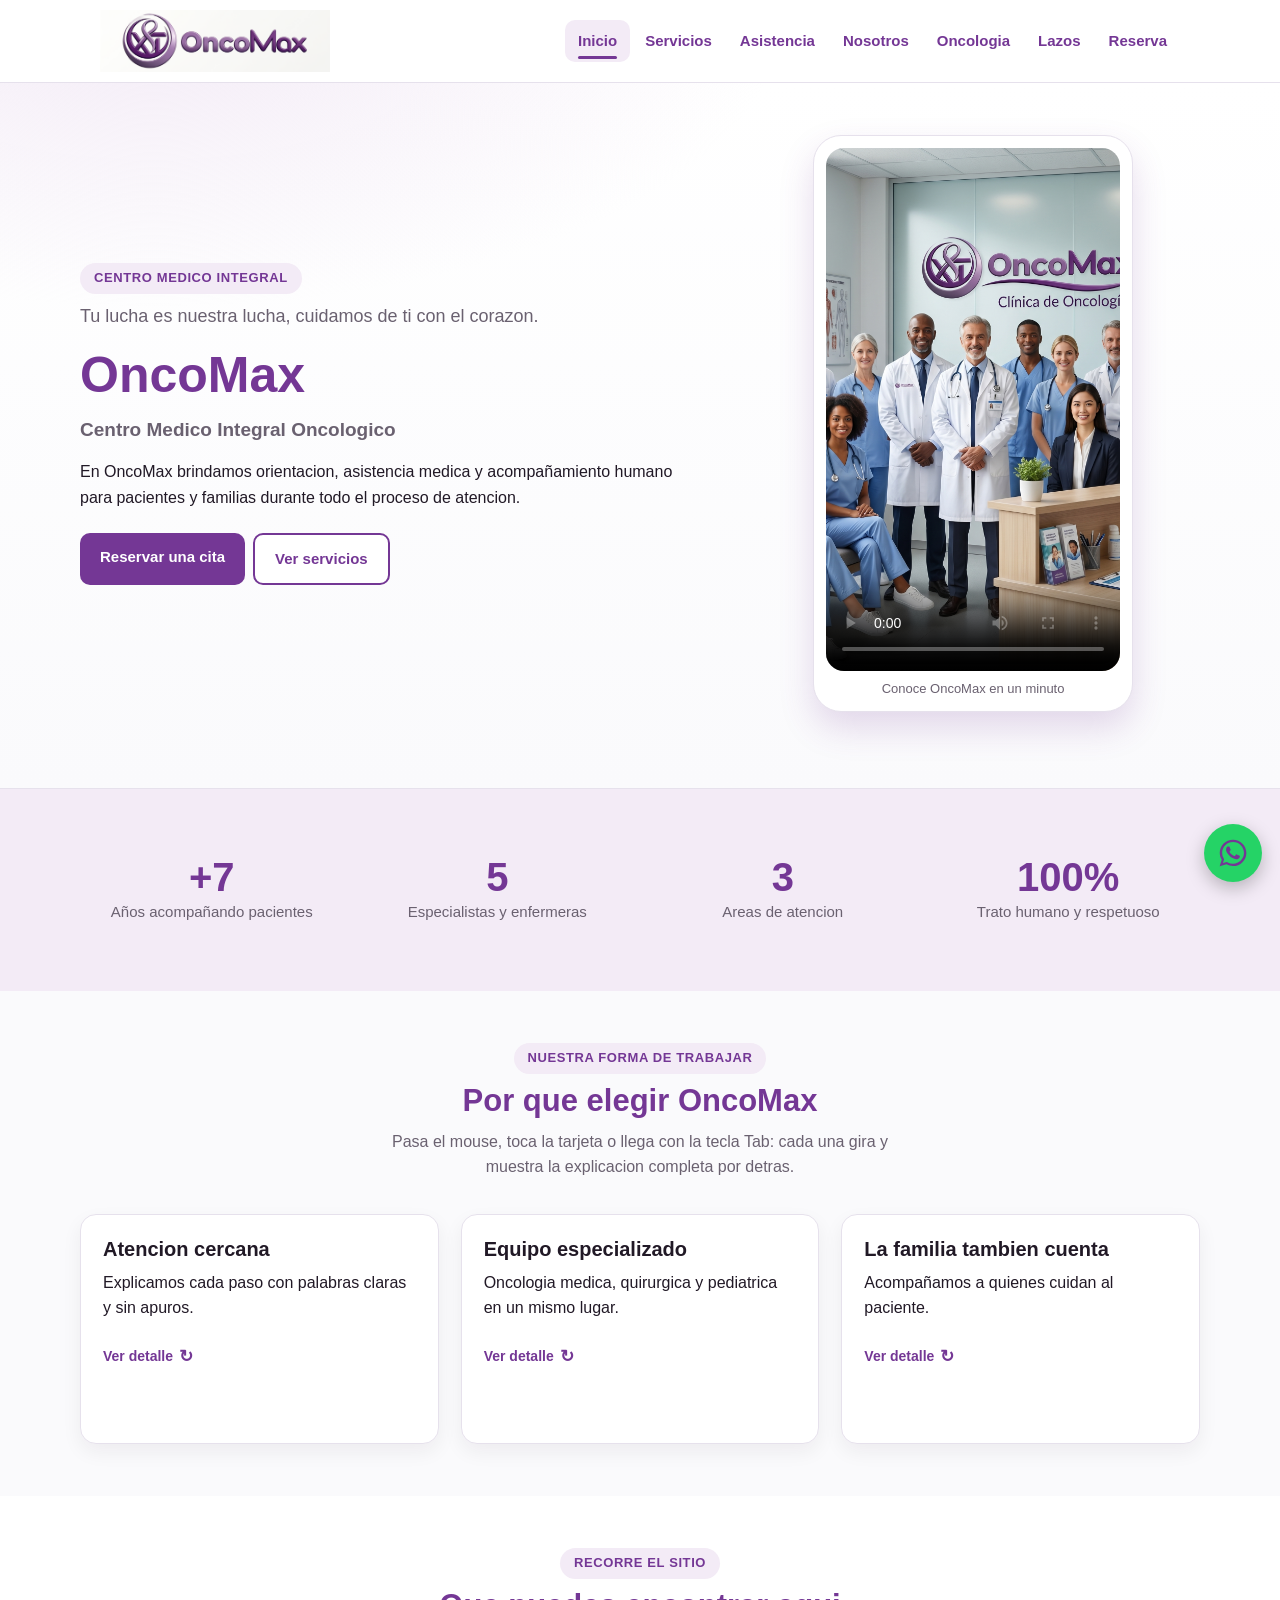
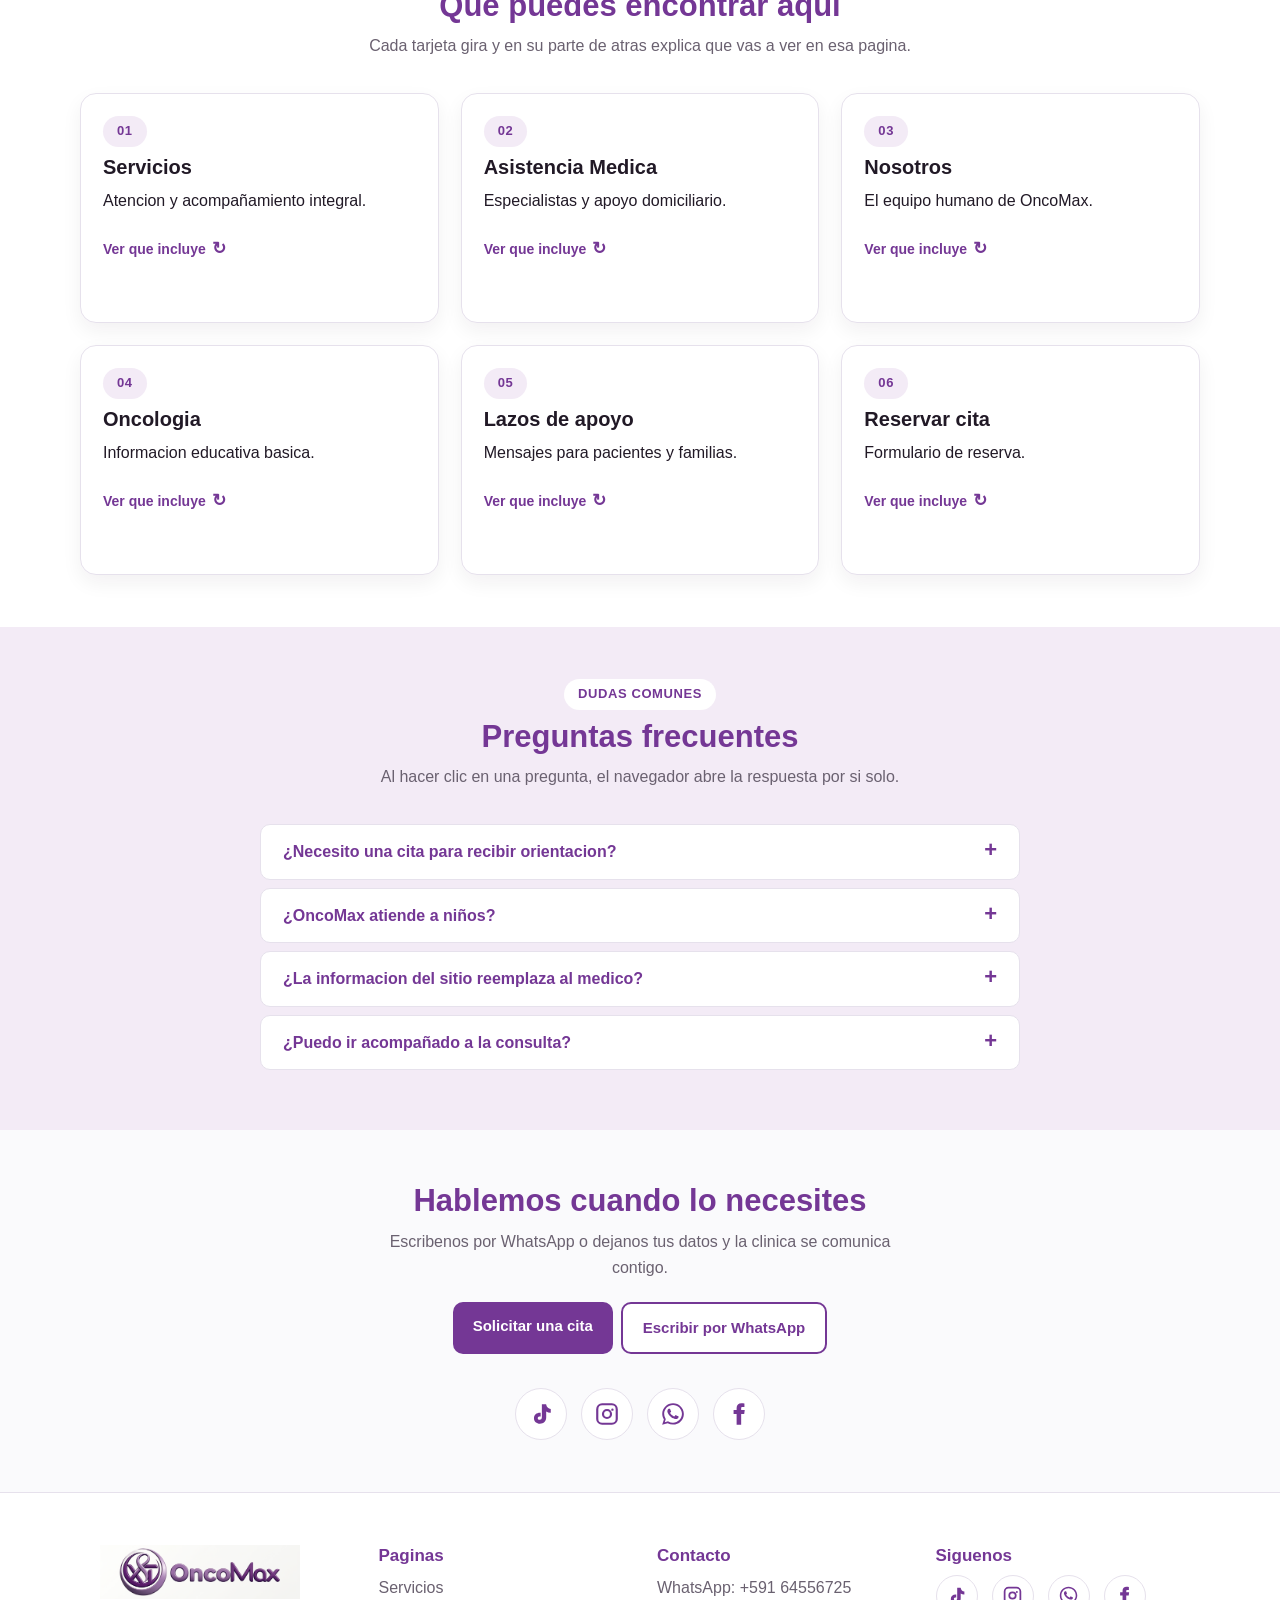
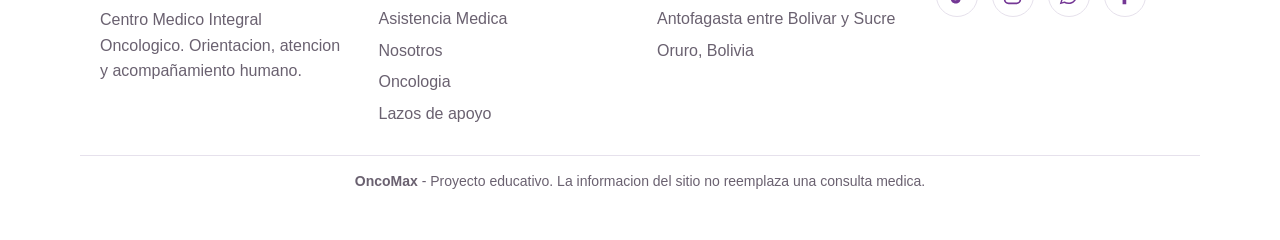
<file: index.html>
<!DOCTYPE html>
<!-- Esta linea le dice al navegador que el documento usa HTML5. -->
<html lang="es">
<!-- lang="es" indica que la pagina esta en español. -->
<head>
  <!-- head guarda datos que el navegador necesita, pero que casi no se ven en pantalla. -->
  <meta charset="UTF-8">
  <!-- UTF-8 permite usar tildes y ñ sin problemas. -->
  <meta name="viewport" content="width=device-width, initial-scale=1.0">
  <!-- viewport hace que el sitio se adapte mejor al celular. -->
  <meta name="description" content="OncoMax: centro medico integral oncologico en Oruro, Bolivia. Orientacion, asistencia medica y acompañamiento humano.">
  <!-- description es el resumen que muestran los buscadores. -->
  <title>OncoMax | Inicio</title>
  <!-- title es el texto que aparece en la pestaña del navegador. -->
  <link rel="icon" href="assets/img/logo-oncomax.png">
  <!-- Este es el iconito de la pestaña. -->
  <link rel="stylesheet" href="assets/css/estilos.css">
  <!-- Todos los estilos del sitio viven en un solo archivo compartido. -->
</head>
<body>
  <!-- body contiene todo lo que si se ve en la pagina. -->

  <!-- ================= CABECERA ================= -->
  <header class="cabecera">
    <div class="cabecera__interior">
      <!-- El logo siempre lleva al inicio. -->
      <a href="index.html"><img class="logo" src="assets/img/logo-oncomax.png" alt="Logo OncoMax"></a>

      <!-- Esta casilla esta escondida y es la que abre el menu en celular. -->
      <input class="nav-toggle" id="nav-toggle" type="checkbox">
      <!-- El label es el boton de hamburguesa: al tocarlo marca la casilla de arriba. -->
      <label class="hamburguesa" for="nav-toggle" aria-label="Abrir o cerrar el menu">
        <span></span><span></span><span></span>
      </label>

      <nav class="nav">
        <!-- Cada archivo .html es una pagina distinta del sitio. -->
        <a class="activo" href="index.html">Inicio</a>
        <a href="servicios.html">Servicios</a>
        <a href="asistencia.html">Asistencia</a>
        <a href="nosotros.html">Nosotros</a>
        <a href="oncologia.html">Oncologia</a>
        <a href="lazos.html">Lazos</a>
        <a href="reserva.html">Reserva</a>
      </nav>
    </div>
  </header>

  <main>
    <!-- ================= PORTADA ================= -->
    <section class="portada">
      <div class="portada__interior">
        <div>
          <span class="etiqueta">Centro medico integral</span>
          <p class="portada__lema">Tu lucha es nuestra lucha, cuidamos de ti con el corazon.</p>
          <h1>OncoMax</h1>
          <p class="portada__subtitulo">Centro Medico Integral Oncologico</p>
          <p>En OncoMax brindamos orientacion, asistencia medica y acompañamiento humano
             para pacientes y familias durante todo el proceso de atencion.</p>
          <!-- Dos accesos rapidos: uno principal y otro secundario. -->
          <div class="acciones">
            <a class="boton" href="reserva.html">Reservar una cita</a>
            <a class="boton boton--claro" href="servicios.html">Ver servicios</a>
          </div>
        </div>

        <!-- El video esta guardado dentro del proyecto, en assets/videos. -->
        <div class="video-marco">
          <video class="video" controls playsinline poster="assets/img/equipo-oncomax.jpg">
            <!-- source indica donde esta el archivo del video. -->
            <source src="assets/videos/video-inicio.mp4" type="video/mp4">
            <!-- Este texto aparece si el navegador no puede reproducir el video. -->
            Tu navegador no puede reproducir este video.
          </video>
          <p class="video-pie">Conoce OncoMax en un minuto</p>
        </div>
      </div>
    </section>

    <!-- ================= CIFRAS ================= -->
    <section class="seccion seccion--suave">
      <div class="seccion__interior">
        <div class="cifras revelar">
          <!-- Cada cifra resume algo del centro medico. -->
          <div class="cifra"><b>+7</b><span>Años acompañando pacientes</span></div>
          <div class="cifra"><b>5</b><span>Especialistas y enfermeras</span></div>
          <div class="cifra"><b>3</b><span>Areas de atencion</span></div>
          <div class="cifra"><b>100%</b><span>Trato humano y respetuoso</span></div>
        </div>
      </div>
    </section>

    <!-- ================= POR QUE ONCOMAX (tarjetas giratorias) ================= -->
    <section class="seccion">
      <div class="seccion__interior">
        <div class="titulo-seccion titulo-seccion--centro revelar">
          <span class="etiqueta">Nuestra forma de trabajar</span>
          <h2>Por que elegir OncoMax</h2>
          <p>Pasa el mouse, toca la tarjeta o llega con la tecla Tab: cada una gira y muestra
             la explicacion completa por detras.</p>
        </div>

        <section class="grid grid--3 revelar">
          <!-- Tarjeta giratoria 1. -->
          <article class="flip flip--texto" tabindex="0">
            <div class="flip__interior">
              <div class="flip__cara flip__frente">
                <h3>Atencion cercana</h3>
                <p>Explicamos cada paso con palabras claras y sin apuros.</p>
                <span class="pista">Ver detalle</span>
              </div>
              <div class="flip__cara flip__atras">
                <h3>Atencion cercana</h3>
                <p>El paciente recibe informacion comprensible sobre su situacion, puede
                   preguntar todas las veces que necesite y decide acompañado del profesional.</p>
              </div>
            </div>
          </article>

          <!-- Tarjeta giratoria 2. -->
          <article class="flip flip--texto" tabindex="0">
            <div class="flip__interior">
              <div class="flip__cara flip__frente">
                <h3>Equipo especializado</h3>
                <p>Oncologia medica, quirurgica y pediatrica en un mismo lugar.</p>
                <span class="pista">Ver detalle</span>
              </div>
              <div class="flip__cara flip__atras">
                <h3>Equipo especializado</h3>
                <p>Doctores y enfermeras trabajan de forma coordinada, asi el paciente no
                   tiene que repetir su historia en cada consulta.</p>
              </div>
            </div>
          </article>

          <!-- Tarjeta giratoria 3. -->
          <article class="flip flip--texto" tabindex="0">
            <div class="flip__interior">
              <div class="flip__cara flip__frente">
                <h3>La familia tambien cuenta</h3>
                <p>Acompañamos a quienes cuidan al paciente.</p>
                <span class="pista">Ver detalle</span>
              </div>
              <div class="flip__cara flip__atras">
                <h3>La familia tambien cuenta</h3>
                <p>Damos orientacion a familiares y amigos para que sepan como ayudar,
                   como escuchar y como cuidarse ellos mismos.</p>
              </div>
            </div>
          </article>
        </section>
      </div>
    </section>

    <!-- ================= MAPA DEL SITIO EN TARJETAS ================= -->
    <section class="seccion seccion--blanca">
      <div class="seccion__interior">
        <div class="titulo-seccion titulo-seccion--centro revelar">
          <span class="etiqueta">Recorre el sitio</span>
          <h2>Que puedes encontrar aqui</h2>
          <p>Cada tarjeta gira y en su parte de atras explica que vas a ver en esa pagina.</p>
        </div>

        <section class="grid grid--3 revelar">
          <!-- Acceso a Servicios. -->
          <article class="flip flip--texto" tabindex="0">
            <div class="flip__interior">
              <div class="flip__cara flip__frente">
                <span class="etiqueta">01</span>
                <h3>Servicios</h3>
                <p>Atencion y acompañamiento integral.</p>
                <span class="pista">Ver que incluye</span>
              </div>
              <div class="flip__cara flip__atras">
                <h3>Servicios</h3>
                <p>Conoce las areas de atencion disponibles: oncologia pediatrica,
                   oncologia quirurgica y acompañamiento integral.</p>
                <a class="boton" href="servicios.html">Entrar</a>
              </div>
            </div>
          </article>

          <!-- Acceso a Asistencia Medica. -->
          <article class="flip flip--texto" tabindex="0">
            <div class="flip__interior">
              <div class="flip__cara flip__frente">
                <span class="etiqueta">02</span>
                <h3>Asistencia Medica</h3>
                <p>Especialistas y apoyo domiciliario.</p>
                <span class="pista">Ver que incluye</span>
              </div>
              <div class="flip__cara flip__atras">
                <h3>Asistencia Medica</h3>
                <p>Revisa a los profesionales, el calendario de atencion y los tres pasos
                   para solicitar una consulta.</p>
                <a class="boton" href="asistencia.html">Entrar</a>
              </div>
            </div>
          </article>

          <!-- Acceso a Nosotros. -->
          <article class="flip flip--texto" tabindex="0">
            <div class="flip__interior">
              <div class="flip__cara flip__frente">
                <span class="etiqueta">03</span>
                <h3>Nosotros</h3>
                <p>El equipo humano de OncoMax.</p>
                <span class="pista">Ver que incluye</span>
              </div>
              <div class="flip__cara flip__atras">
                <h3>Nosotros</h3>
                <p>Descubre la historia de la clinica, la galeria y la biografia de
                   doctores y enfermeras.</p>
                <a class="boton" href="nosotros.html">Entrar</a>
              </div>
            </div>
          </article>

          <!-- Acceso a Oncologia. -->
          <article class="flip flip--texto" tabindex="0">
            <div class="flip__interior">
              <div class="flip__cara flip__frente">
                <span class="etiqueta">04</span>
                <h3>Oncologia</h3>
                <p>Informacion educativa basica.</p>
                <span class="pista">Ver que incluye</span>
              </div>
              <div class="flip__cara flip__atras">
                <h3>Oncologia</h3>
                <p>Aprende con mitos y realidades, un cuestionario para autoevaluarte y
                   señales a las que conviene prestar atencion.</p>
                <a class="boton" href="oncologia.html">Entrar</a>
              </div>
            </div>
          </article>

          <!-- Acceso a Lazos de apoyo. -->
          <article class="flip flip--texto" tabindex="0">
            <div class="flip__interior">
              <div class="flip__cara flip__frente">
                <span class="etiqueta">05</span>
                <h3>Lazos de apoyo</h3>
                <p>Mensajes para pacientes y familias.</p>
                <span class="pista">Ver que incluye</span>
              </div>
              <div class="flip__cara flip__atras">
                <h3>Lazos de apoyo</h3>
                <p>Encuentra frases de aliento y consejos concretos para acompañar con
                   respeto y cariño.</p>
                <a class="boton" href="lazos.html">Entrar</a>
              </div>
            </div>
          </article>

          <!-- Acceso a Reserva. -->
          <article class="flip flip--texto" tabindex="0">
            <div class="flip__interior">
              <div class="flip__cara flip__frente">
                <span class="etiqueta">06</span>
                <h3>Reservar cita</h3>
                <p>Formulario de reserva.</p>
                <span class="pista">Ver que incluye</span>
              </div>
              <div class="flip__cara flip__atras">
                <h3>Reservar cita</h3>
                <p>Elige un servicio, una fecha y deja tus datos de contacto. Tambien
                   encontraras el croquis para llegar.</p>
                <a class="boton" href="reserva.html">Entrar</a>
              </div>
            </div>
          </article>
        </section>
      </div>
    </section>

    <!-- ================= PREGUNTAS FRECUENTES ================= -->
    <section class="seccion seccion--angosta seccion--suave" id="preguntas">
      <div class="seccion__interior">
        <div class="titulo-seccion titulo-seccion--centro revelar">
          <span class="etiqueta">Dudas comunes</span>
          <h2>Preguntas frecuentes</h2>
          <p>Al hacer clic en una pregunta, el navegador abre la respuesta por si solo.</p>
        </div>

        <div class="revelar">
          <details>
            <summary>¿Necesito una cita para recibir orientacion?</summary>
            <p>Si, puedes solicitarla desde la pagina Reserva o comunicarte por WhatsApp.</p>
          </details>
          <details>
            <summary>¿OncoMax atiende a niños?</summary>
            <p>Si, contamos con informacion y atencion de oncologia pediatrica.</p>
          </details>
          <details>
            <summary>¿La informacion del sitio reemplaza al medico?</summary>
            <p>No. Esta pagina es educativa y una evaluacion siempre debe realizarla un profesional.</p>
          </details>
          <details>
            <summary>¿Puedo ir acompañado a la consulta?</summary>
            <p>Si. Recomendamos venir con una persona de confianza que ayude a anotar las indicaciones.</p>
          </details>
        </div>
      </div>
    </section>

    <!-- ================= LLAMADO FINAL Y REDES ================= -->
    <section class="seccion">
      <div class="seccion__interior">
        <div class="titulo-seccion titulo-seccion--centro revelar">
          <h2>Hablemos cuando lo necesites</h2>
          <p>Escribenos por WhatsApp o dejanos tus datos y la clinica se comunica contigo.</p>
          <div class="acciones">
            <a class="boton" href="reserva.html">Solicitar una cita</a>
            <a class="boton boton--claro" href="https://wa.me/59164556725" target="_blank" rel="noopener">Escribir por WhatsApp</a>
          </div>
        </div>

        <!-- Estos iconos usan archivos SVG guardados en assets/icons. -->
        <div class="redes revelar">
          <a href="#" aria-label="TikTok"><img src="assets/icons/tiktok.svg" alt="TikTok"></a>
          <a href="#" aria-label="Instagram"><img src="assets/icons/instagram.svg" alt="Instagram"></a>
          <a href="https://wa.me/59164556725" aria-label="WhatsApp"><img src="assets/icons/whatsapp.svg" alt="WhatsApp"></a>
          <a href="https://www.facebook.com/profile.php?id=61578464102459" aria-label="Facebook"><img src="assets/icons/facebook.svg" alt="Facebook"></a>
        </div>
      </div>
    </section>
  </main>

  <!-- Enlace fijo: abre una conversacion de WhatsApp en otra pestaña. -->
  <a class="whatsapp-fijo" href="https://wa.me/59164556725" target="_blank" rel="noopener" aria-label="Abrir WhatsApp">
    <img src="assets/icons/whatsapp.svg" alt="WhatsApp">
  </a>

  <!-- ================= PIE DE PAGINA ================= -->
  <footer class="pie">
    <div class="pie__interior">
      <div>
        <img class="pie__logo" src="assets/img/logo-oncomax.png" alt="Logo OncoMax">
        <p>Centro Medico Integral Oncologico. Orientacion, atencion y acompañamiento humano.</p>
      </div>
      <div>
        <h3>Paginas</h3>
        <ul>
          <li><a href="servicios.html">Servicios</a></li>
          <li><a href="asistencia.html">Asistencia Medica</a></li>
          <li><a href="nosotros.html">Nosotros</a></li>
          <li><a href="oncologia.html">Oncologia</a></li>
          <li><a href="lazos.html">Lazos de apoyo</a></li>
        </ul>
      </div>
      <div>
        <h3>Contacto</h3>
        <ul>
          <li><a href="https://wa.me/59164556725">WhatsApp: +591 64556725</a></li>
          <li>Antofagasta entre Bolivar y Sucre</li>
          <li>Oruro, Bolivia</li>
        </ul>
      </div>
      <div>
        <h3>Siguenos</h3>
        <!-- Por ahora TikTok e Instagram usan # porque faltan los enlaces reales. -->
        <div class="redes">
          <a href="#" aria-label="TikTok"><img src="assets/icons/tiktok.svg" alt="TikTok"></a>
          <a href="#" aria-label="Instagram"><img src="assets/icons/instagram.svg" alt="Instagram"></a>
          <a href="https://wa.me/59164556725" aria-label="WhatsApp"><img src="assets/icons/whatsapp.svg" alt="WhatsApp"></a>
          <a href="https://www.facebook.com/profile.php?id=61578464102459" aria-label="Facebook"><img src="assets/icons/facebook.svg" alt="Facebook"></a>
        </div>
      </div>
    </div>
    <div class="pie__abajo">
      <p><b>OncoMax</b> - Proyecto educativo. La informacion del sitio no reemplaza una consulta medica.</p>
    </div>
  </footer>
</body>
</html>
</file>
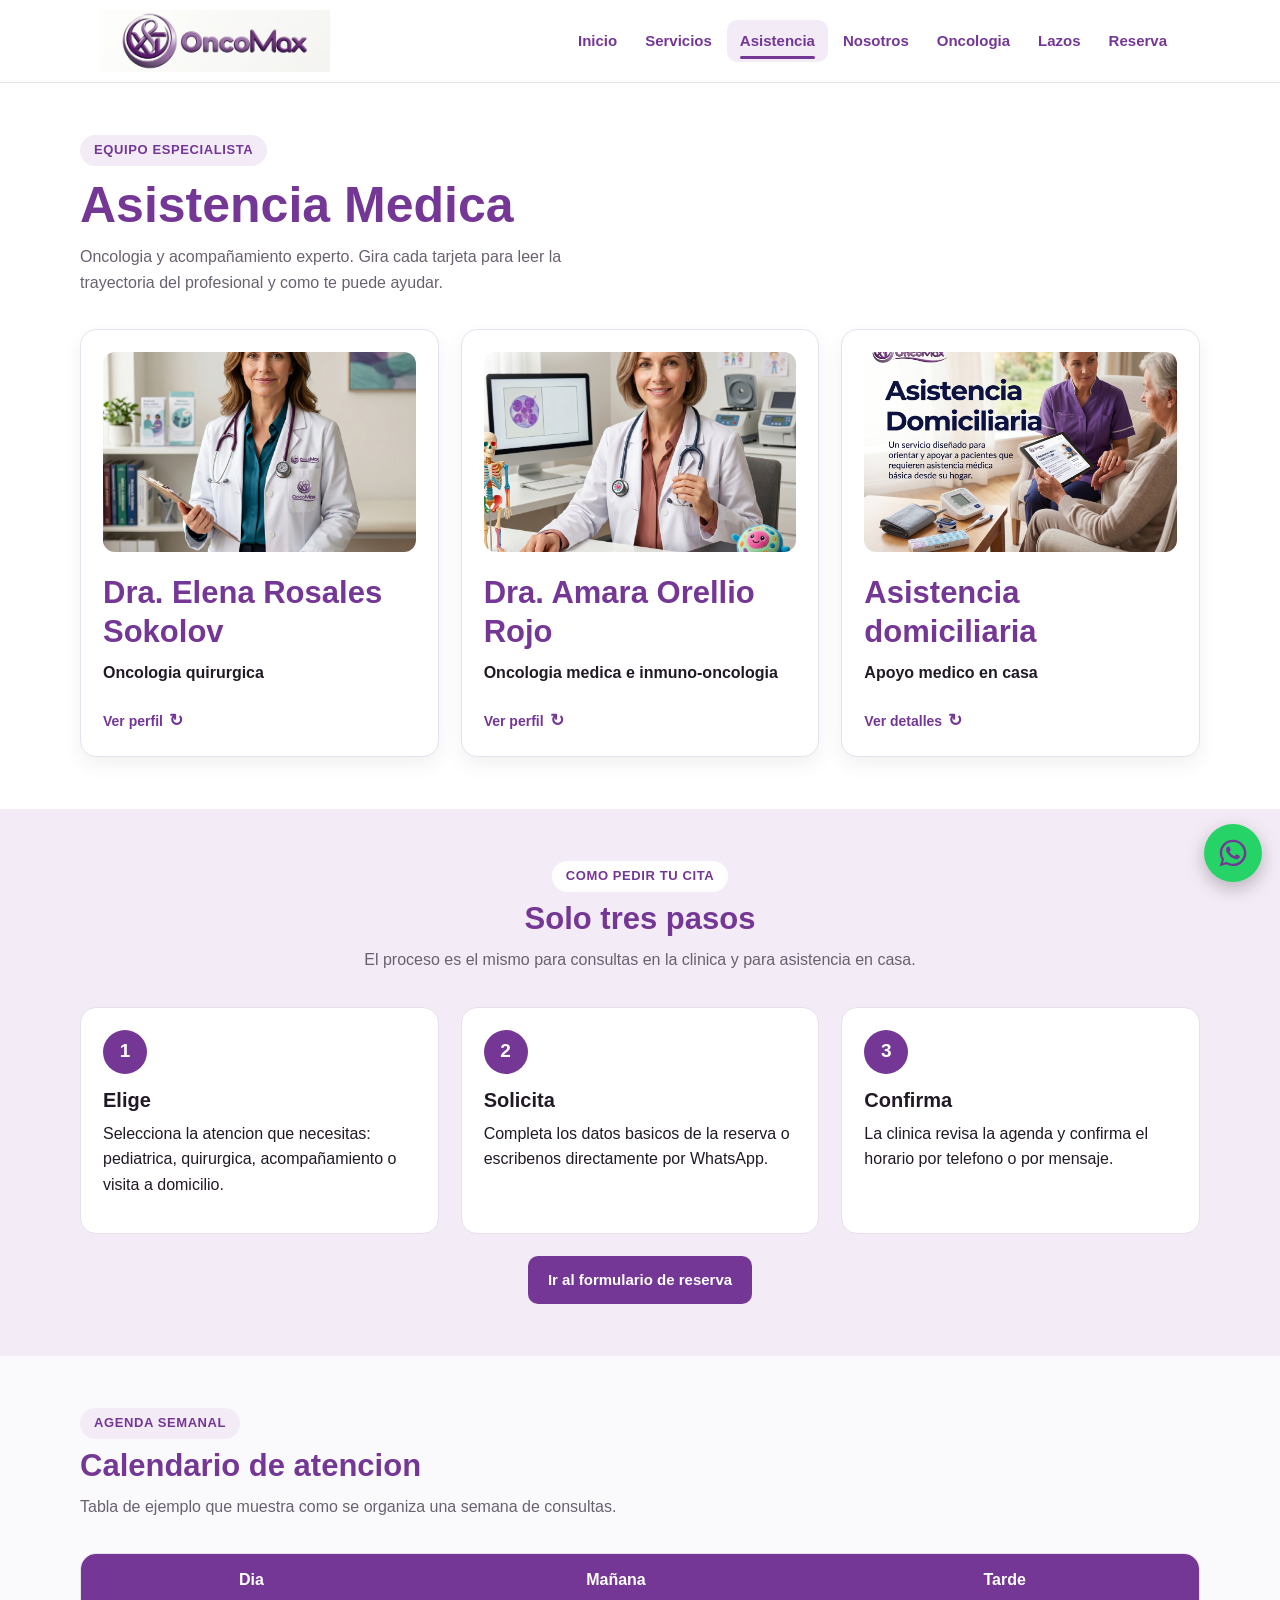
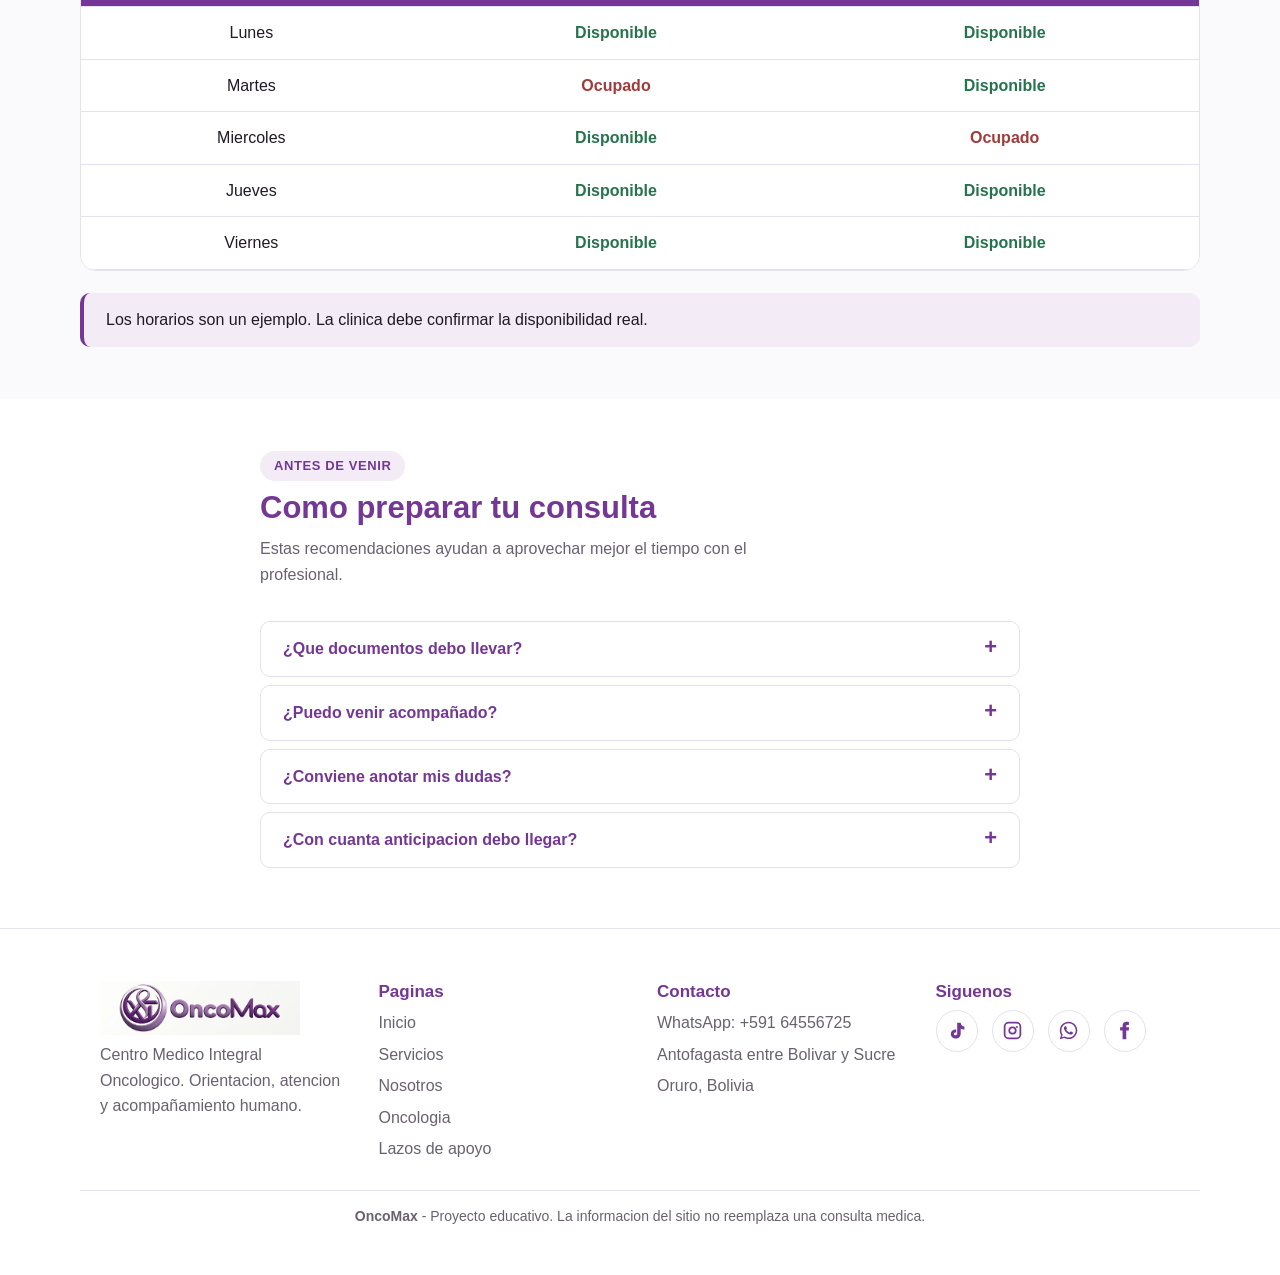
<file: asistencia.html>
<!DOCTYPE html>
<html lang="es">
<head>
  <!-- Datos tecnicos de la pagina. -->
  <meta charset="UTF-8">
  <meta name="viewport" content="width=device-width, initial-scale=1.0">
  <meta name="description" content="Especialistas de OncoMax, calendario de atencion y pasos para solicitar una consulta.">
  <title>Asistencia Medica | OncoMax</title>
  <link rel="icon" href="assets/img/logo-oncomax.png">
  <link rel="stylesheet" href="assets/css/estilos.css">
</head>
<body>

  <!-- ================= CABECERA ================= -->
  <header class="cabecera">
    <div class="cabecera__interior">
      <a href="index.html"><img class="logo" src="assets/img/logo-oncomax.png" alt="Logo OncoMax"></a>
      <input class="nav-toggle" id="nav-toggle" type="checkbox">
      <label class="hamburguesa" for="nav-toggle" aria-label="Abrir o cerrar el menu">
        <span></span><span></span><span></span>
      </label>
      <nav class="nav">
        <a href="index.html">Inicio</a>
        <a href="servicios.html">Servicios</a>
        <a class="activo" href="asistencia.html">Asistencia</a>
        <a href="nosotros.html">Nosotros</a>
        <a href="oncologia.html">Oncologia</a>
        <a href="lazos.html">Lazos</a>
        <a href="reserva.html">Reserva</a>
      </nav>
    </div>
  </header>

  <main>
    <!-- ================= ESPECIALISTAS ================= -->
    <section class="seccion seccion--blanca">
      <div class="seccion__interior">
        <div class="titulo-seccion revelar">
          <span class="etiqueta">Equipo especialista</span>
          <h1>Asistencia Medica</h1>
          <p>Oncologia y acompañamiento experto. Gira cada tarjeta para leer la trayectoria
             del profesional y como te puede ayudar.</p>
        </div>

        <section class="grid grid--3 revelar">
          <!-- Especialista 1. -->
          <article class="flip flip--persona" tabindex="0">
            <div class="flip__interior">
              <div class="flip__cara flip__frente">
                <!-- img muestra la foto guardada en assets/img. -->
                <img src="assets/img/dra-elena-rosales.jpg" alt="Dra. Elena Rosales">
                <h2>Dra. Elena Rosales Sokolov</h2>
                <p><b>Oncologia quirurgica</b></p>
                <span class="pista">Ver perfil</span>
              </div>
              <div class="flip__cara flip__atras">
                <h2>Dra. Elena Rosales Sokolov</h2>
                <p><b>Especialidad:</b> oncologia quirurgica.</p>
                <p><b>Enfoque:</b> evaluacion y tratamiento quirurgico de pacientes oncologicos,
                   con explicaciones claras antes y despues del procedimiento.</p>
                <p><b>Atiende:</b> lunes, jueves y viernes.</p>
                <a class="boton" href="reserva.html">Reservar consulta</a>
              </div>
            </div>
          </article>

          <!-- Especialista 2. -->
          <article class="flip flip--persona" tabindex="0">
            <div class="flip__interior">
              <div class="flip__cara flip__frente">
                <img src="assets/img/dra-amara-orellio.jpg" alt="Dra. Amara Orellio">
                <h2>Dra. Amara Orellio Rojo</h2>
                <p><b>Oncologia medica e inmuno-oncologia</b></p>
                <span class="pista">Ver perfil</span>
              </div>
              <div class="flip__cara flip__atras">
                <h2>Dra. Amara Orellio Rojo</h2>
                <p><b>Especialidad:</b> oncologia medica e inmuno-oncologia.</p>
                <p><b>Enfoque:</b> tratamiento integral y seguimiento clinico del paciente
                   a lo largo de todo el proceso.</p>
                <p><b>Atiende:</b> martes, miercoles y viernes.</p>
                <a class="boton" href="reserva.html">Reservar consulta</a>
              </div>
            </div>
          </article>

          <!-- Servicio a domicilio, tambien como tarjeta giratoria. -->
          <article class="flip flip--persona" tabindex="0">
            <div class="flip__interior">
              <div class="flip__cara flip__frente">
                <img src="assets/img/asistencia-domiciliaria.jpg" alt="Asistencia domiciliaria">
                <h2>Asistencia domiciliaria</h2>
                <p><b>Apoyo medico en casa</b></p>
                <span class="pista">Ver detalles</span>
              </div>
              <div class="flip__cara flip__atras">
                <h2>Asistencia domiciliaria</h2>
                <p><b>¿Que es?</b> Un servicio para orientar y acompañar a pacientes que
                   necesitan apoyo medico basico desde su hogar.</p>
                <p><b>Incluye:</b> control basico, orientacion de cuidados y coordinacion
                   con el especialista responsable.</p>
                <a class="boton" href="reserva.html">Solicitar visita</a>
              </div>
            </div>
          </article>
        </section>
      </div>
    </section>

    <!-- ================= PASOS PARA RESERVAR ================= -->
    <section class="seccion seccion--suave">
      <div class="seccion__interior">
        <div class="titulo-seccion titulo-seccion--centro revelar">
          <span class="etiqueta">Como pedir tu cita</span>
          <h2>Solo tres pasos</h2>
          <p>El proceso es el mismo para consultas en la clinica y para asistencia en casa.</p>
        </div>

        <section class="grid grid--3 revelar">
          <article class="paso">
            <div class="paso__numero">1</div>
            <h3>Elige</h3>
            <p>Selecciona la atencion que necesitas: pediatrica, quirurgica, acompañamiento o visita a domicilio.</p>
          </article>
          <article class="paso">
            <div class="paso__numero">2</div>
            <h3>Solicita</h3>
            <p>Completa los datos basicos de la reserva o escribenos directamente por WhatsApp.</p>
          </article>
          <article class="paso">
            <div class="paso__numero">3</div>
            <h3>Confirma</h3>
            <p>La clinica revisa la agenda y confirma el horario por telefono o por mensaje.</p>
          </article>
        </section>

        <div class="acciones acciones--centro revelar">
          <a class="boton" href="reserva.html">Ir al formulario de reserva</a>
        </div>
      </div>
    </section>

    <!-- ================= CALENDARIO ================= -->
    <section class="seccion">
      <div class="seccion__interior">
        <div class="titulo-seccion revelar">
          <span class="etiqueta">Agenda semanal</span>
          <h2>Calendario de atencion</h2>
          <p>Tabla de ejemplo que muestra como se organiza una semana de consultas.</p>
        </div>

        <!-- La envoltura permite deslizar la tabla de lado en pantallas chicas. -->
        <div class="tabla-envoltura revelar">
          <table class="calendario">
            <thead>
              <tr><th>Dia</th><th>Mañana</th><th>Tarde</th></tr>
            </thead>
            <tbody>
              <tr><td>Lunes</td><td class="disponible">Disponible</td><td class="disponible">Disponible</td></tr>
              <tr><td>Martes</td><td class="ocupado">Ocupado</td><td class="disponible">Disponible</td></tr>
              <tr><td>Miercoles</td><td class="disponible">Disponible</td><td class="ocupado">Ocupado</td></tr>
              <tr><td>Jueves</td><td class="disponible">Disponible</td><td class="disponible">Disponible</td></tr>
              <tr><td>Viernes</td><td class="disponible">Disponible</td><td class="disponible">Disponible</td></tr>
            </tbody>
          </table>
        </div>
        <!-- El calendario es demostrativo; el horario real se confirma al reservar. -->
        <p class="aviso revelar">Los horarios son un ejemplo. La clinica debe confirmar la disponibilidad real.</p>
      </div>
    </section>

    <!-- ================= PREPARAR LA CONSULTA ================= -->
    <section class="seccion seccion--angosta seccion--blanca">
      <div class="seccion__interior">
        <div class="titulo-seccion revelar">
          <span class="etiqueta">Antes de venir</span>
          <h2>Como preparar tu consulta</h2>
          <p>Estas recomendaciones ayudan a aprovechar mejor el tiempo con el profesional.</p>
        </div>
        <div class="revelar">
          <details>
            <summary>¿Que documentos debo llevar?</summary>
            <p>Tu documento de identidad y los estudios medicos que tengas, aunque sean antiguos.</p>
          </details>
          <details>
            <summary>¿Puedo venir acompañado?</summary>
            <p>Si. Una persona de confianza puede ayudarte a anotar las indicaciones del profesional.</p>
          </details>
          <details>
            <summary>¿Conviene anotar mis dudas?</summary>
            <p>Si. Escribir las preguntas antes de la cita evita olvidarlas durante la conversacion.</p>
          </details>
          <details>
            <summary>¿Con cuanta anticipacion debo llegar?</summary>
            <p>Diez minutos antes del horario reservado son suficientes para el registro.</p>
          </details>
        </div>
      </div>
    </section>
  </main>

  <!-- Enlace fijo de WhatsApp. -->
  <a class="whatsapp-fijo" href="https://wa.me/59164556725" target="_blank" rel="noopener" aria-label="Abrir WhatsApp">
    <img src="assets/icons/whatsapp.svg" alt="WhatsApp">
  </a>

  <!-- ================= PIE DE PAGINA ================= -->
  <footer class="pie">
    <div class="pie__interior">
      <div>
        <img class="pie__logo" src="assets/img/logo-oncomax.png" alt="Logo OncoMax">
        <p>Centro Medico Integral Oncologico. Orientacion, atencion y acompañamiento humano.</p>
      </div>
      <div>
        <h3>Paginas</h3>
        <ul>
          <li><a href="index.html">Inicio</a></li>
          <li><a href="servicios.html">Servicios</a></li>
          <li><a href="nosotros.html">Nosotros</a></li>
          <li><a href="oncologia.html">Oncologia</a></li>
          <li><a href="lazos.html">Lazos de apoyo</a></li>
        </ul>
      </div>
      <div>
        <h3>Contacto</h3>
        <ul>
          <li><a href="https://wa.me/59164556725">WhatsApp: +591 64556725</a></li>
          <li>Antofagasta entre Bolivar y Sucre</li>
          <li>Oruro, Bolivia</li>
        </ul>
      </div>
      <div>
        <h3>Siguenos</h3>
        <div class="redes">
          <a href="#" aria-label="TikTok"><img src="assets/icons/tiktok.svg" alt="TikTok"></a>
          <a href="#" aria-label="Instagram"><img src="assets/icons/instagram.svg" alt="Instagram"></a>
          <a href="https://wa.me/59164556725" aria-label="WhatsApp"><img src="assets/icons/whatsapp.svg" alt="WhatsApp"></a>
          <a href="https://www.facebook.com/profile.php?id=61578464102459" aria-label="Facebook"><img src="assets/icons/facebook.svg" alt="Facebook"></a>
        </div>
      </div>
    </div>
    <div class="pie__abajo">
      <p><b>OncoMax</b> - Proyecto educativo. La informacion del sitio no reemplaza una consulta medica.</p>
    </div>
  </footer>
</body>
</html>
</file>
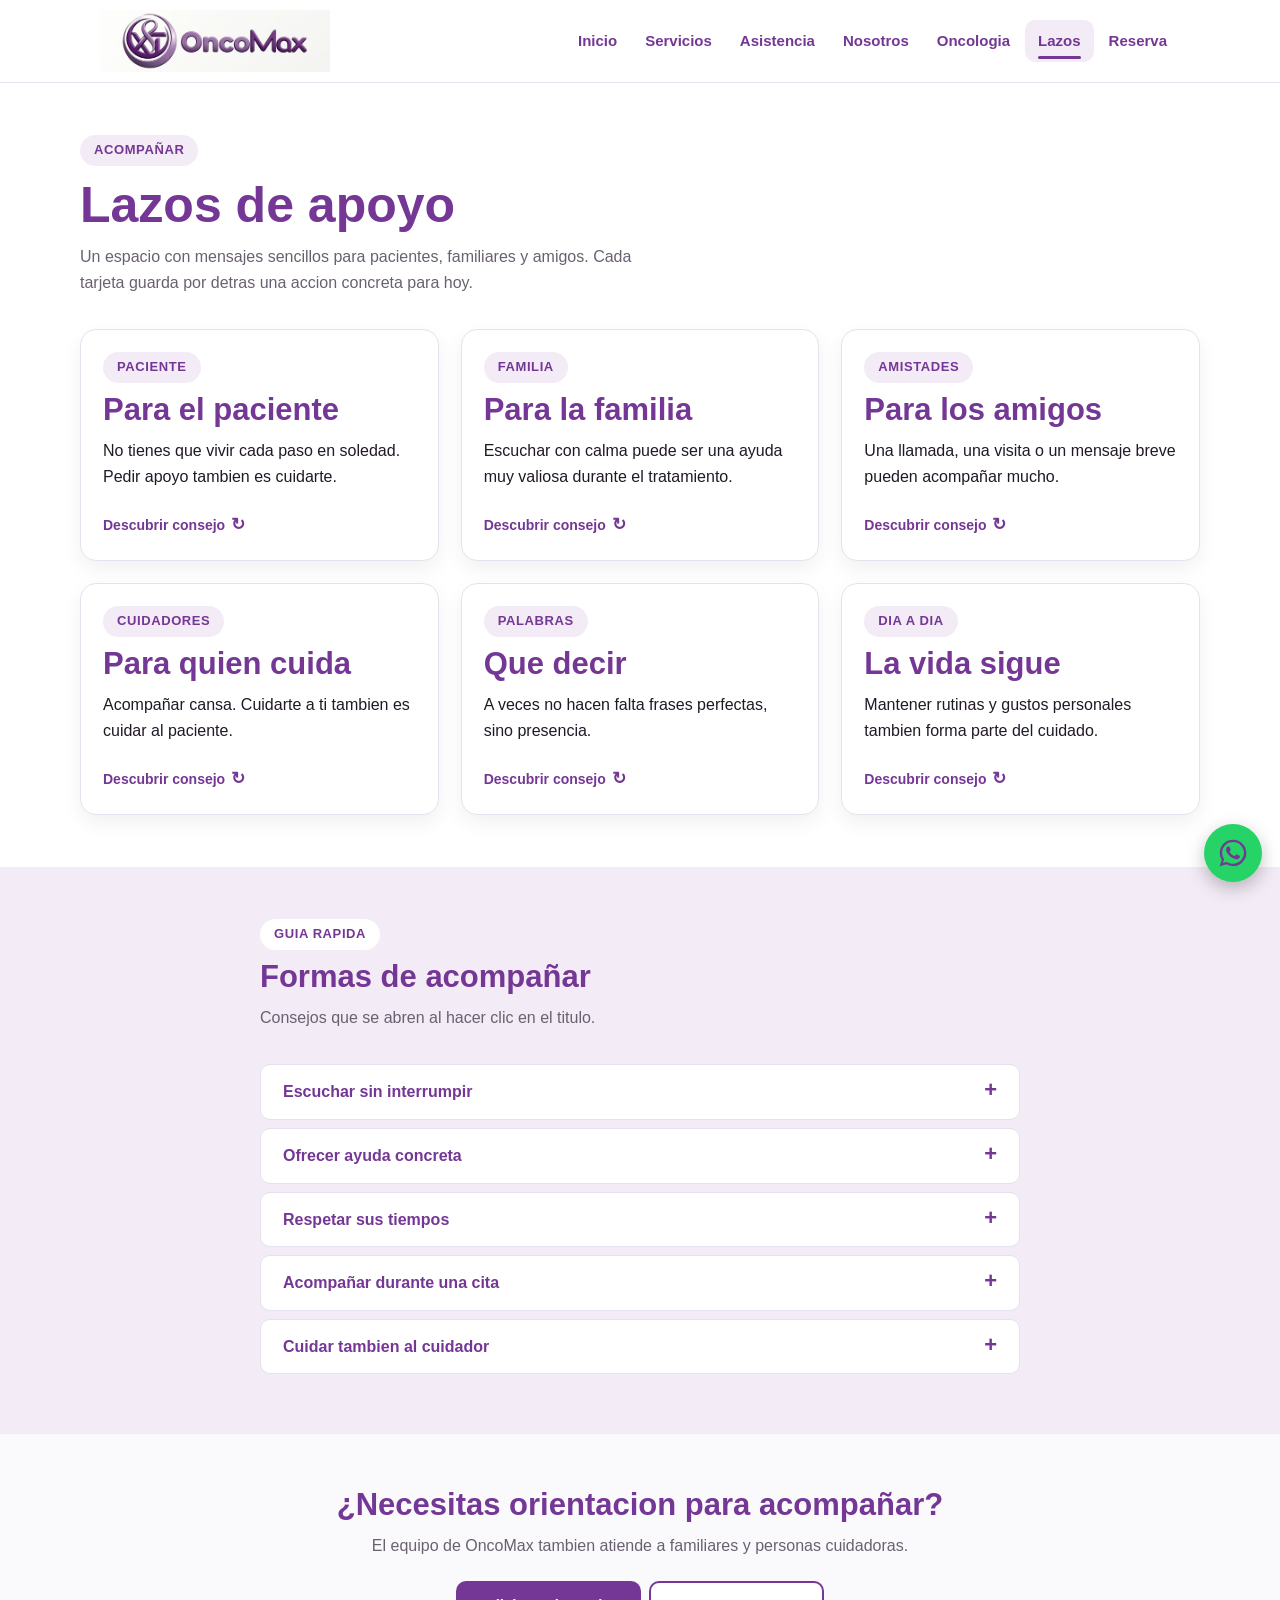
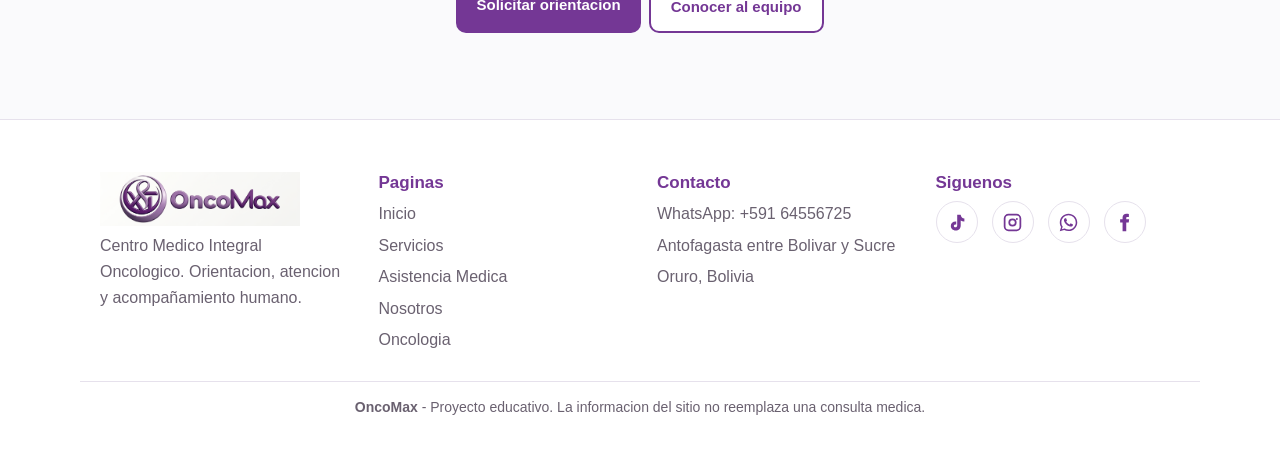
<file: lazos.html>
<!DOCTYPE html>
<!-- Esta linea indica que usamos la version actual de HTML. -->
<html lang="es">
<head>
  <meta charset="UTF-8">
  <meta name="viewport" content="width=device-width, initial-scale=1.0">
  <meta name="description" content="Mensajes y consejos practicos para pacientes, familias y amigos que acompañan un proceso oncologico.">
  <title>Lazos de apoyo | OncoMax</title>
  <link rel="icon" href="assets/img/logo-oncomax.png">
  <link rel="stylesheet" href="assets/css/estilos.css">
</head>
<body>

  <!-- ================= CABECERA ================= -->
  <header class="cabecera">
    <div class="cabecera__interior">
      <a href="index.html"><img class="logo" src="assets/img/logo-oncomax.png" alt="Logo OncoMax"></a>
      <input class="nav-toggle" id="nav-toggle" type="checkbox">
      <label class="hamburguesa" for="nav-toggle" aria-label="Abrir o cerrar el menu">
        <span></span><span></span><span></span>
      </label>
      <nav class="nav">
        <a href="index.html">Inicio</a>
        <a href="servicios.html">Servicios</a>
        <a href="asistencia.html">Asistencia</a>
        <a href="nosotros.html">Nosotros</a>
        <a href="oncologia.html">Oncologia</a>
        <a class="activo" href="lazos.html">Lazos</a>
        <a href="reserva.html">Reserva</a>
      </nav>
    </div>
  </header>

  <main>
    <!-- ================= MENSAJES QUE GIRAN ================= -->
    <section class="seccion seccion--blanca">
      <div class="seccion__interior">
        <div class="titulo-seccion revelar">
          <span class="etiqueta">Acompañar</span>
          <h1>Lazos de apoyo</h1>
          <p>Un espacio con mensajes sencillos para pacientes, familiares y amigos.
             Cada tarjeta guarda por detras una accion concreta para hoy.</p>
        </div>

        <section class="grid grid--3 revelar">
          <!-- Mensaje para el paciente. -->
          <article class="flip flip--texto" tabindex="0">
            <div class="flip__interior">
              <div class="flip__cara flip__frente">
                <span class="etiqueta">Paciente</span>
                <h2>Para el paciente</h2>
                <p>No tienes que vivir cada paso en soledad. Pedir apoyo tambien es cuidarte.</p>
                <span class="pista">Descubrir consejo</span>
              </div>
              <div class="flip__cara flip__atras">
                <h2>Una accion para hoy</h2>
                <p>Elige a una persona de confianza y cuentale que tipo de ayuda necesitas:
                   compañia, transporte, conversacion o descanso.</p>
              </div>
            </div>
          </article>

          <!-- Mensaje para la familia. -->
          <article class="flip flip--texto" tabindex="0">
            <div class="flip__interior">
              <div class="flip__cara flip__frente">
                <span class="etiqueta">Familia</span>
                <h2>Para la familia</h2>
                <p>Escuchar con calma puede ser una ayuda muy valiosa durante el tratamiento.</p>
                <span class="pista">Descubrir consejo</span>
              </div>
              <div class="flip__cara flip__atras">
                <h2>Una accion para hoy</h2>
                <p>Pregunta: "¿Que puedo hacer por ti hoy?". Una pregunta clara evita suponer
                   lo que la otra persona necesita.</p>
              </div>
            </div>
          </article>

          <!-- Mensaje para los amigos. -->
          <article class="flip flip--texto" tabindex="0">
            <div class="flip__interior">
              <div class="flip__cara flip__frente">
                <span class="etiqueta">Amistades</span>
                <h2>Para los amigos</h2>
                <p>Una llamada, una visita o un mensaje breve pueden acompañar mucho.</p>
                <span class="pista">Descubrir consejo</span>
              </div>
              <div class="flip__cara flip__atras">
                <h2>Una accion para hoy</h2>
                <p>Envia un mensaje sencillo y sin exigir respuesta. Lo importante es
                   recordar que sigues presente.</p>
              </div>
            </div>
          </article>

          <!-- Mensaje para quien cuida. -->
          <article class="flip flip--texto" tabindex="0">
            <div class="flip__interior">
              <div class="flip__cara flip__frente">
                <span class="etiqueta">Cuidadores</span>
                <h2>Para quien cuida</h2>
                <p>Acompañar cansa. Cuidarte a ti tambien es cuidar al paciente.</p>
                <span class="pista">Descubrir consejo</span>
              </div>
              <div class="flip__cara flip__atras">
                <h2>Una accion para hoy</h2>
                <p>Reserva un momento del dia solo para ti y pide relevo cuando lo necesites:
                   nadie puede acompañar sin descansar.</p>
              </div>
            </div>
          </article>

          <!-- Mensaje sobre las palabras. -->
          <article class="flip flip--texto" tabindex="0">
            <div class="flip__interior">
              <div class="flip__cara flip__frente">
                <span class="etiqueta">Palabras</span>
                <h2>Que decir</h2>
                <p>A veces no hacen falta frases perfectas, sino presencia.</p>
                <span class="pista">Descubrir consejo</span>
              </div>
              <div class="flip__cara flip__atras">
                <h2>Una accion para hoy</h2>
                <p>Cambia "se fuerte" por "estoy aqui". La segunda frase acompaña sin
                   exigirle nada a la otra persona.</p>
              </div>
            </div>
          </article>

          <!-- Mensaje sobre la rutina. -->
          <article class="flip flip--texto" tabindex="0">
            <div class="flip__interior">
              <div class="flip__cara flip__frente">
                <span class="etiqueta">Dia a dia</span>
                <h2>La vida sigue</h2>
                <p>Mantener rutinas y gustos personales tambien forma parte del cuidado.</p>
                <span class="pista">Descubrir consejo</span>
              </div>
              <div class="flip__cara flip__atras">
                <h2>Una accion para hoy</h2>
                <p>Propon un plan sencillo y sin esfuerzo: una caminata corta, una serie
                   compartida o una comida favorita.</p>
              </div>
            </div>
          </article>
        </section>
      </div>
    </section>

    <!-- ================= FORMAS DE ACOMPAÑAR ================= -->
    <section class="seccion seccion--angosta seccion--suave">
      <div class="seccion__interior">
        <div class="titulo-seccion revelar">
          <span class="etiqueta">Guia rapida</span>
          <h2>Formas de acompañar</h2>
          <p>Consejos que se abren al hacer clic en el titulo.</p>
        </div>

        <div class="revelar">
          <details>
            <summary>Escuchar sin interrumpir</summary>
            <p>Permite que la persona exprese como se siente sin obligarla a responder.</p>
          </details>
          <details>
            <summary>Ofrecer ayuda concreta</summary>
            <p>Por ejemplo, acompañar a una cita o ayudar con una tarea cotidiana.</p>
          </details>
          <details>
            <summary>Respetar sus tiempos</summary>
            <p>Cada persona enfrenta el proceso de una manera distinta.</p>
          </details>
          <details>
            <summary>Acompañar durante una cita</summary>
            <p>Puedes ayudar a anotar preguntas y recordar las indicaciones del profesional.</p>
          </details>
          <details>
            <summary>Cuidar tambien al cuidador</summary>
            <p>Quien acompaña necesita descansar, conversar y pedir ayuda cuando se siente cansado.</p>
          </details>
        </div>
      </div>
    </section>

    <!-- ================= LLAMADO FINAL ================= -->
    <section class="seccion">
      <div class="seccion__interior titulo-seccion titulo-seccion--centro revelar">
        <h2>¿Necesitas orientacion para acompañar?</h2>
        <p>El equipo de OncoMax tambien atiende a familiares y personas cuidadoras.</p>
        <div class="acciones">
          <a class="boton" href="reserva.html">Solicitar orientacion</a>
          <a class="boton boton--claro" href="nosotros.html">Conocer al equipo</a>
        </div>
      </div>
    </section>
  </main>

  <!-- Enlace fijo de WhatsApp. -->
  <a class="whatsapp-fijo" href="https://wa.me/59164556725" target="_blank" rel="noopener" aria-label="Abrir WhatsApp">
    <img src="assets/icons/whatsapp.svg" alt="WhatsApp">
  </a>

  <!-- ================= PIE DE PAGINA ================= -->
  <footer class="pie">
    <div class="pie__interior">
      <div>
        <img class="pie__logo" src="assets/img/logo-oncomax.png" alt="Logo OncoMax">
        <p>Centro Medico Integral Oncologico. Orientacion, atencion y acompañamiento humano.</p>
      </div>
      <div>
        <h3>Paginas</h3>
        <ul>
          <li><a href="index.html">Inicio</a></li>
          <li><a href="servicios.html">Servicios</a></li>
          <li><a href="asistencia.html">Asistencia Medica</a></li>
          <li><a href="nosotros.html">Nosotros</a></li>
          <li><a href="oncologia.html">Oncologia</a></li>
        </ul>
      </div>
      <div>
        <h3>Contacto</h3>
        <ul>
          <li><a href="https://wa.me/59164556725">WhatsApp: +591 64556725</a></li>
          <li>Antofagasta entre Bolivar y Sucre</li>
          <li>Oruro, Bolivia</li>
        </ul>
      </div>
      <div>
        <h3>Siguenos</h3>
        <div class="redes">
          <a href="#" aria-label="TikTok"><img src="assets/icons/tiktok.svg" alt="TikTok"></a>
          <a href="#" aria-label="Instagram"><img src="assets/icons/instagram.svg" alt="Instagram"></a>
          <a href="https://wa.me/59164556725" aria-label="WhatsApp"><img src="assets/icons/whatsapp.svg" alt="WhatsApp"></a>
          <a href="https://www.facebook.com/profile.php?id=61578464102459" aria-label="Facebook"><img src="assets/icons/facebook.svg" alt="Facebook"></a>
        </div>
      </div>
    </div>
    <div class="pie__abajo">
      <p><b>OncoMax</b> - Proyecto educativo. La informacion del sitio no reemplaza una consulta medica.</p>
    </div>
  </footer>
</body>
</html>
</file>
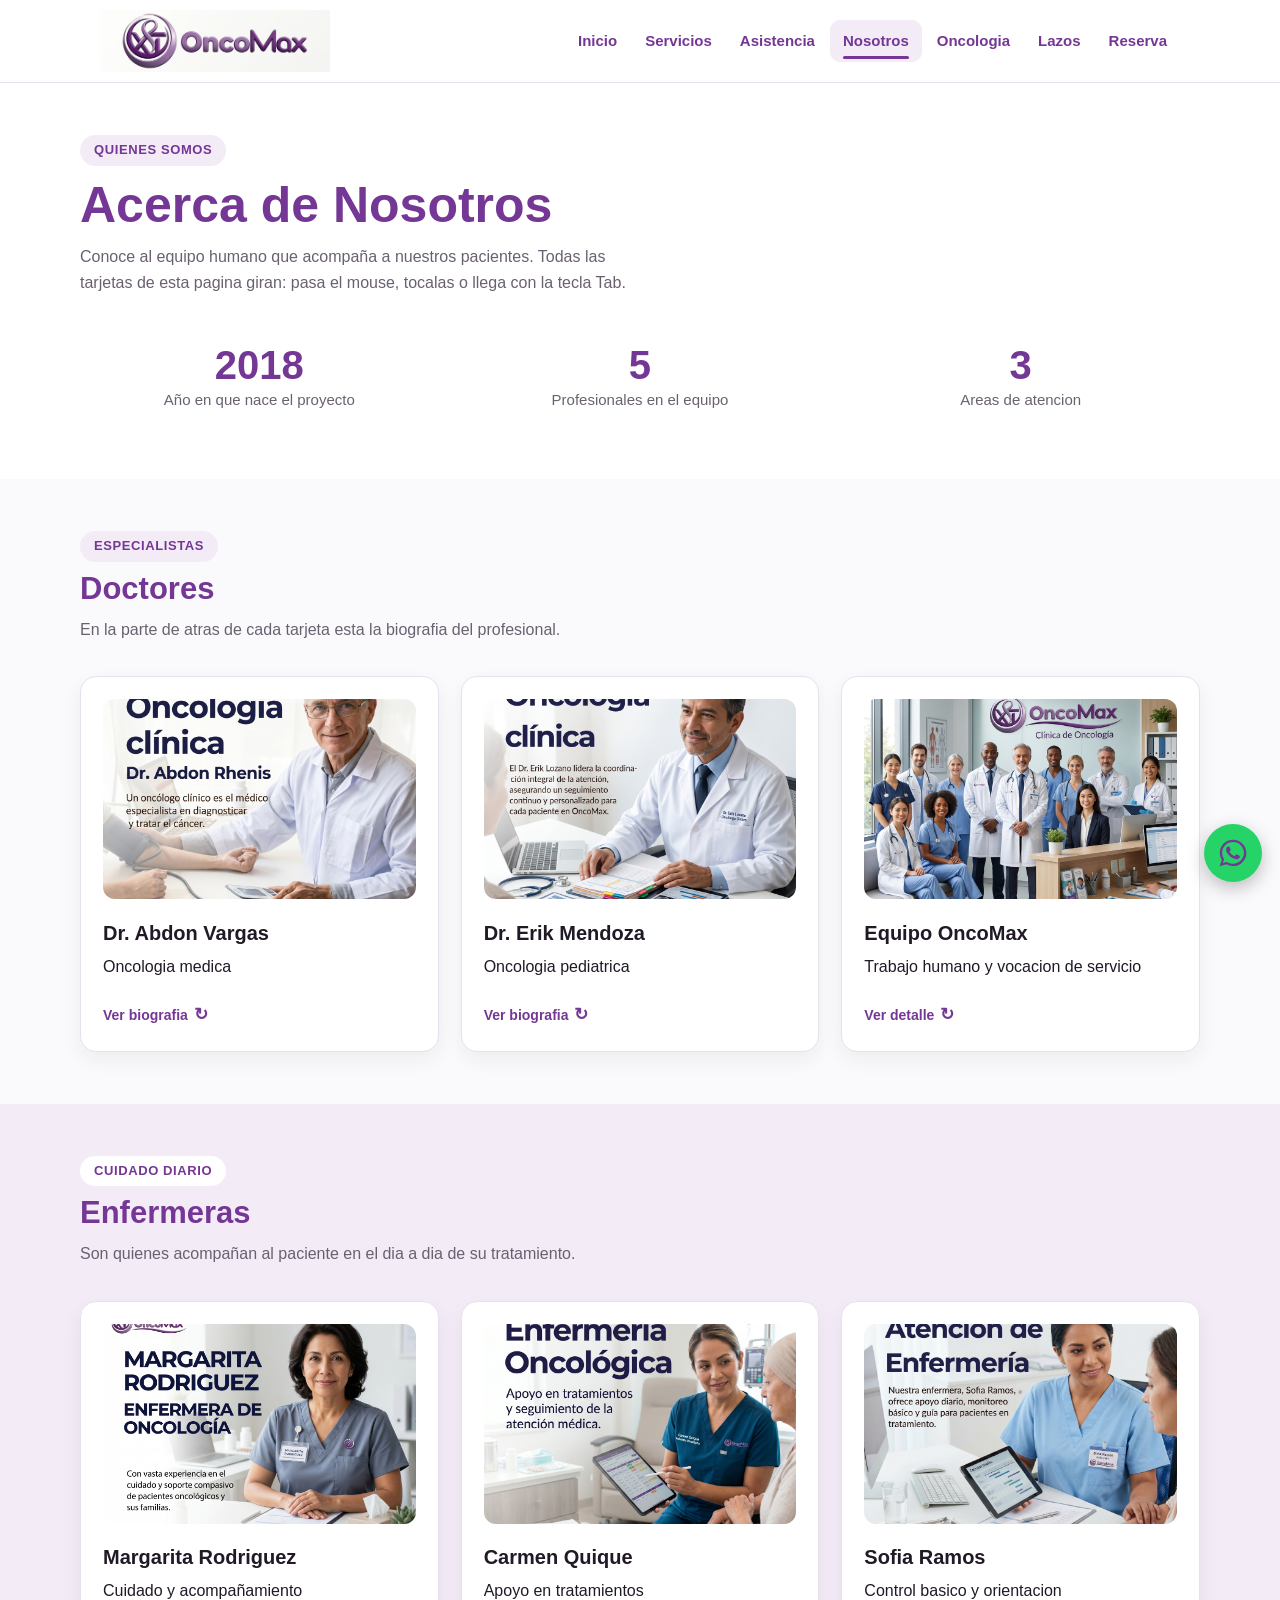
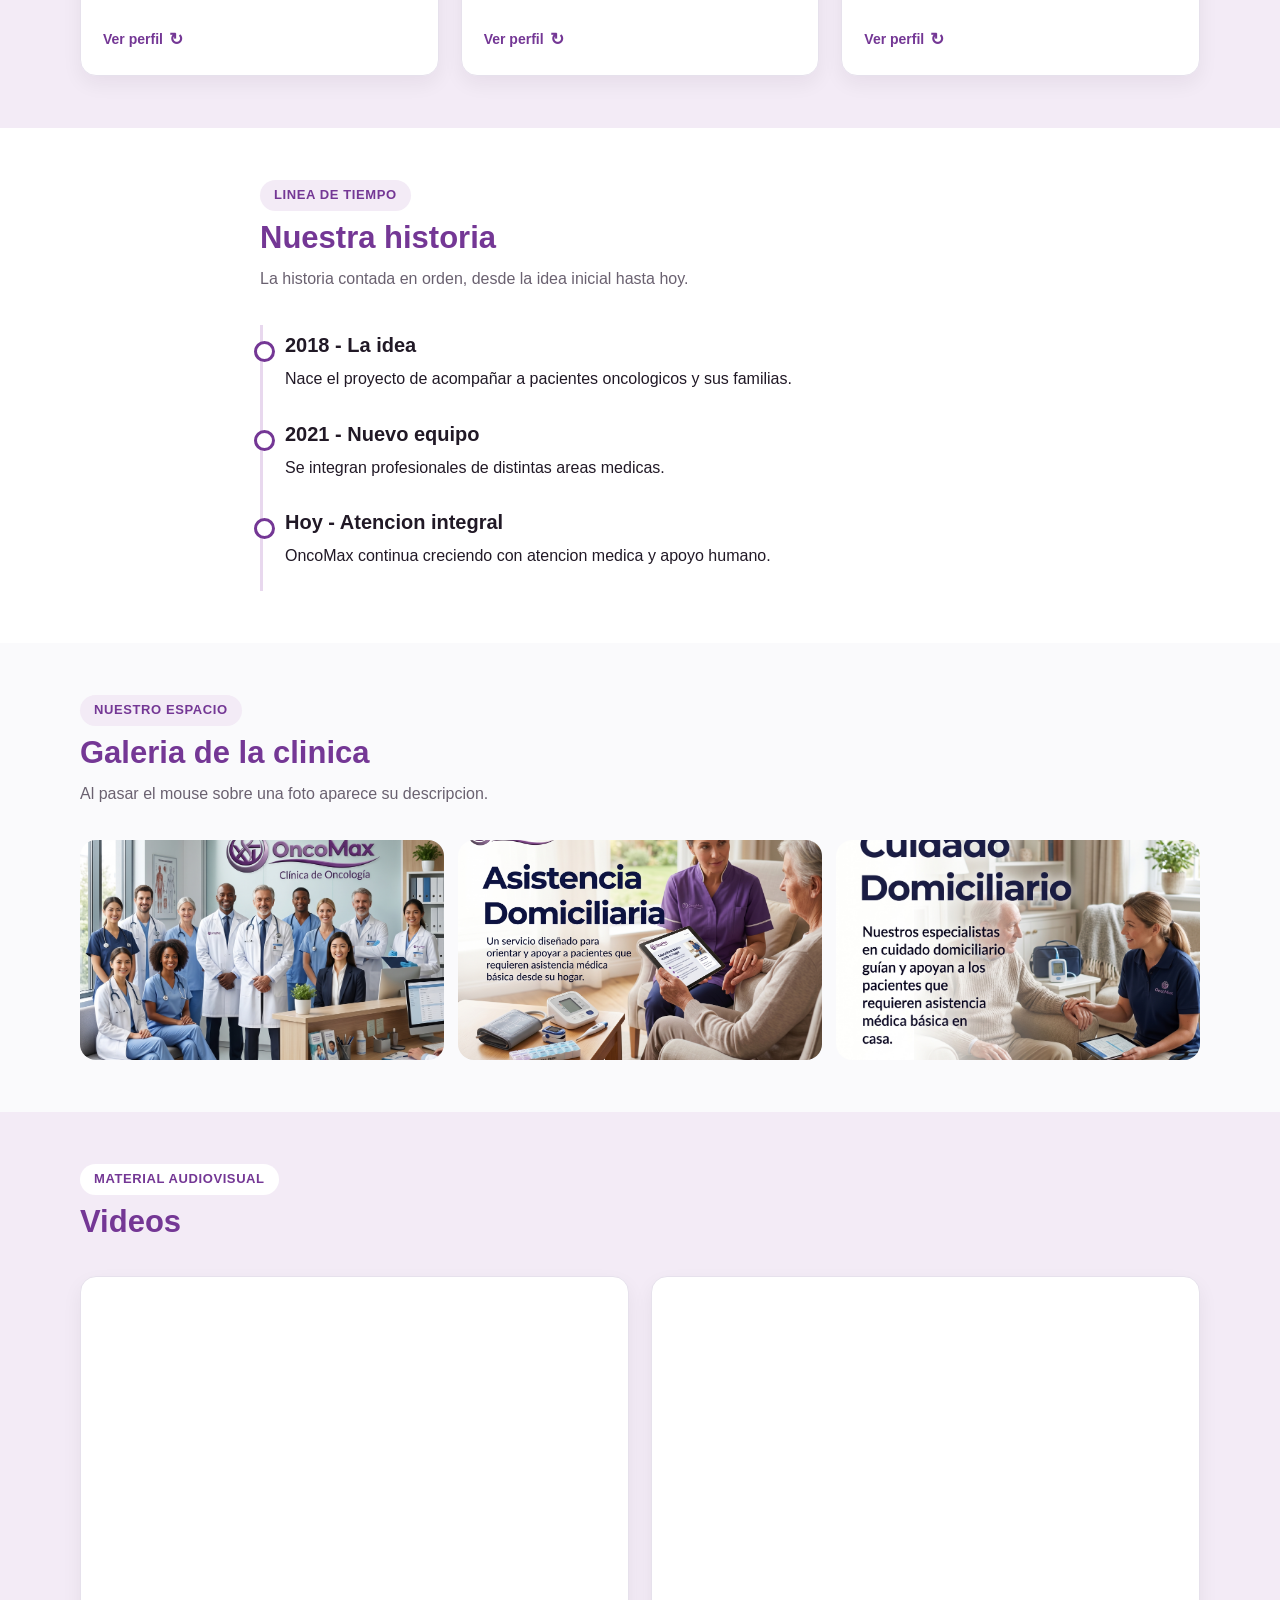
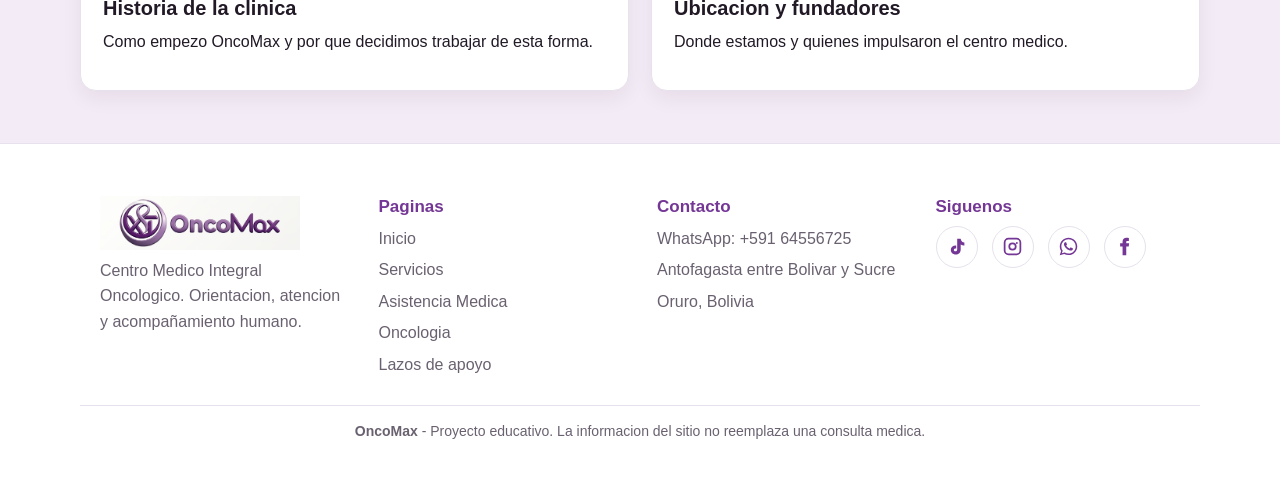
<file: nosotros.html>
<!DOCTYPE html>
<!-- Documento HTML basico. -->
<html lang="es">
<head>
  <meta charset="UTF-8">
  <meta name="viewport" content="width=device-width, initial-scale=1.0">
  <meta name="description" content="Conoce al equipo de OncoMax: doctores, enfermeras, la historia de la clinica y su galeria.">
  <title>Nosotros | OncoMax</title>
  <link rel="icon" href="assets/img/logo-oncomax.png">
  <link rel="stylesheet" href="assets/css/estilos.css">
</head>
<body>

  <!-- ================= CABECERA ================= -->
  <header class="cabecera">
    <div class="cabecera__interior">
      <a href="index.html"><img class="logo" src="assets/img/logo-oncomax.png" alt="Logo OncoMax"></a>
      <input class="nav-toggle" id="nav-toggle" type="checkbox">
      <label class="hamburguesa" for="nav-toggle" aria-label="Abrir o cerrar el menu">
        <span></span><span></span><span></span>
      </label>
      <nav class="nav">
        <a href="index.html">Inicio</a>
        <a href="servicios.html">Servicios</a>
        <a href="asistencia.html">Asistencia</a>
        <a class="activo" href="nosotros.html">Nosotros</a>
        <a href="oncologia.html">Oncologia</a>
        <a href="lazos.html">Lazos</a>
        <a href="reserva.html">Reserva</a>
      </nav>
    </div>
  </header>

  <main>
    <!-- ================= PRESENTACION ================= -->
    <section class="seccion seccion--blanca">
      <div class="seccion__interior">
        <div class="titulo-seccion revelar">
          <span class="etiqueta">Quienes somos</span>
          <h1>Acerca de Nosotros</h1>
          <p>Conoce al equipo humano que acompaña a nuestros pacientes. Todas las tarjetas
             de esta pagina giran: pasa el mouse, tocalas o llega con la tecla Tab.</p>
        </div>

        <!-- Tres ideas que resumen la forma de trabajo. -->
        <section class="cifras revelar">
          <div class="cifra"><b>2018</b><span>Año en que nace el proyecto</span></div>
          <div class="cifra"><b>5</b><span>Profesionales en el equipo</span></div>
          <div class="cifra"><b>3</b><span>Areas de atencion</span></div>
        </section>
      </div>
    </section>

    <!-- ================= DOCTORES ================= -->
    <section class="seccion">
      <div class="seccion__interior">
        <div class="titulo-seccion revelar">
          <span class="etiqueta">Especialistas</span>
          <h2>Doctores</h2>
          <p>En la parte de atras de cada tarjeta esta la biografia del profesional.</p>
        </div>

        <section class="grid grid--3 revelar">
          <!-- Doctor 1. -->
          <article class="flip flip--persona" tabindex="0">
            <div class="flip__interior">
              <div class="flip__cara flip__frente">
                <img src="assets/img/doctor-abdon.jpg" alt="Dr. Abdon Vargas">
                <h3>Dr. Abdon Vargas</h3>
                <p>Oncologia medica</p>
                <span class="pista">Ver biografia</span>
              </div>
              <div class="flip__cara flip__atras">
                <h3>Dr. Abdon Vargas</h3>
                <p><b>Especialidad:</b> oncologia medica.</p>
                <p><b>Historia:</b> medico de la clinica OncoMax, enfocado en orientar a
                   pacientes y familias durante el proceso de atencion.</p>
                <p><b>Enfoque:</b> explicar los pasos del tratamiento con palabras claras
                   y acompañar con respeto.</p>
              </div>
            </div>
          </article>

          <!-- Doctor 2. -->
          <article class="flip flip--persona" tabindex="0">
            <div class="flip__interior">
              <div class="flip__cara flip__frente">
                <img src="assets/img/doctor-erik.jpg" alt="Dr. Erik Mendoza">
                <h3>Dr. Erik Mendoza</h3>
                <p>Oncologia pediatrica</p>
                <span class="pista">Ver biografia</span>
              </div>
              <div class="flip__cara flip__atras">
                <h3>Dr. Erik Mendoza</h3>
                <p><b>Especialidad:</b> oncologia pediatrica.</p>
                <p><b>Historia:</b> profesional dedicado al acompañamiento de niños,
                   adolescentes y sus familias.</p>
                <p><b>Enfoque:</b> atencion humana, comunicacion sencilla y apoyo durante
                   los controles medicos.</p>
              </div>
            </div>
          </article>

          <!-- El equipo completo, tambien con su tarjeta giratoria. -->
          <article class="flip flip--persona" tabindex="0">
            <div class="flip__interior">
              <div class="flip__cara flip__frente">
                <img src="assets/img/equipo-oncomax.jpg" alt="Equipo OncoMax">
                <h3>Equipo OncoMax</h3>
                <p>Trabajo humano y vocacion de servicio</p>
                <span class="pista">Ver detalle</span>
              </div>
              <div class="flip__cara flip__atras">
                <h3>Equipo OncoMax</h3>
                <p><b>Como trabajamos:</b> doctores y enfermeras comparten la informacion
                   del paciente para que no tenga que repetir su historia.</p>
                <p><b>Nuestro compromiso:</b> respeto, escucha y claridad en cada consulta.</p>
                <a class="boton" href="reserva.html">Reservar una cita</a>
              </div>
            </div>
          </article>
        </section>
      </div>
    </section>

    <!-- ================= ENFERMERAS ================= -->
    <section class="seccion seccion--suave">
      <div class="seccion__interior">
        <div class="titulo-seccion revelar">
          <span class="etiqueta">Cuidado diario</span>
          <h2>Enfermeras</h2>
          <p>Son quienes acompañan al paciente en el dia a dia de su tratamiento.</p>
        </div>

        <section class="grid grid--3 revelar">
          <!-- Enfermera 1. -->
          <article class="flip flip--persona" tabindex="0">
            <div class="flip__interior">
              <div class="flip__cara flip__frente">
                <img src="assets/img/enfermera-margarita.jpg" alt="Margarita Rodriguez">
                <h3>Margarita Rodriguez</h3>
                <p>Cuidado y acompañamiento</p>
                <span class="pista">Ver perfil</span>
              </div>
              <div class="flip__cara flip__atras">
                <h3>Margarita Rodriguez</h3>
                <p><b>Area:</b> cuidado y acompañamiento de pacientes.</p>
                <p><b>Tarea diaria:</b> recibir al paciente, revisar sus signos basicos y
                   avisar al especialista cualquier cambio.</p>
                <p><b>Su consejo:</b> "Preguntar nunca esta de mas: aqui estamos para explicar."</p>
              </div>
            </div>
          </article>

          <!-- Enfermera 2. -->
          <article class="flip flip--persona" tabindex="0">
            <div class="flip__interior">
              <div class="flip__cara flip__frente">
                <img src="assets/img/enfermera-carmen.jpg" alt="Carmen Quique">
                <h3>Carmen Quique</h3>
                <p>Apoyo en tratamientos</p>
                <span class="pista">Ver perfil</span>
              </div>
              <div class="flip__cara flip__atras">
                <h3>Carmen Quique</h3>
                <p><b>Area:</b> apoyo en tratamientos y seguimiento de cuidados medicos.</p>
                <p><b>Tarea diaria:</b> preparar el material de cada sesion y acompañar al
                   paciente durante el procedimiento.</p>
                <p><b>Su consejo:</b> "Descansar tambien forma parte del tratamiento."</p>
              </div>
            </div>
          </article>

          <!-- Enfermera 3. -->
          <article class="flip flip--persona" tabindex="0">
            <div class="flip__interior">
              <div class="flip__cara flip__frente">
                <img src="assets/img/enfermera-sofia.jpg" alt="Sofia Ramos">
                <h3>Sofia Ramos</h3>
                <p>Control basico y orientacion</p>
                <span class="pista">Ver perfil</span>
              </div>
              <div class="flip__cara flip__atras">
                <h3>Sofia Ramos</h3>
                <p><b>Area:</b> acompañamiento diario, control basico y orientacion.</p>
                <p><b>Tarea diaria:</b> explicar los cuidados en casa y resolver dudas
                   sencillas de la familia.</p>
                <p><b>Su consejo:</b> "Anota tus dudas: en la consulta se aprovechan mejor."</p>
              </div>
            </div>
          </article>
        </section>
      </div>
    </section>

    <!-- ================= HISTORIA ================= -->
    <section class="seccion seccion--angosta seccion--blanca">
      <div class="seccion__interior">
        <div class="titulo-seccion revelar">
          <span class="etiqueta">Linea de tiempo</span>
          <h2>Nuestra historia</h2>
          <p>La historia contada en orden, desde la idea inicial hasta hoy.</p>
        </div>

        <section class="revelar">
          <article class="momento">
            <h3>2018 - La idea</h3>
            <p>Nace el proyecto de acompañar a pacientes oncologicos y sus familias.</p>
          </article>
          <article class="momento">
            <h3>2021 - Nuevo equipo</h3>
            <p>Se integran profesionales de distintas areas medicas.</p>
          </article>
          <article class="momento">
            <h3>Hoy - Atencion integral</h3>
            <p>OncoMax continua creciendo con atencion medica y apoyo humano.</p>
          </article>
        </section>
      </div>
    </section>

    <!-- ================= GALERIA ================= -->
    <section class="seccion">
      <div class="seccion__interior">
        <div class="titulo-seccion revelar">
          <span class="etiqueta">Nuestro espacio</span>
          <h2>Galeria de la clinica</h2>
          <p>Al pasar el mouse sobre una foto aparece su descripcion.</p>
        </div>

        <section class="galeria revelar">
          <figure>
            <img src="assets/img/equipo-oncomax.jpg" alt="Equipo de la clinica">
            <figcaption>Nuestro equipo completo</figcaption>
          </figure>
          <figure>
            <img src="assets/img/asistencia-domiciliaria.jpg" alt="Atencion a pacientes">
            <figcaption>Atencion en el domicilio</figcaption>
          </figure>
          <figure>
            <img src="assets/img/servicio-acompanamiento.jpg" alt="Acompañamiento medico">
            <figcaption>Acompañamiento durante el tratamiento</figcaption>
          </figure>
        </section>
      </div>
    </section>

    <!-- ================= VIDEOS ================= -->
    <section class="seccion seccion--suave">
      <div class="seccion__interior">
        <div class="titulo-seccion revelar">
          <span class="etiqueta">Material audiovisual</span>
          <h2>Videos</h2>
        </div>

        <section class="grid grid--2 revelar">
          <article class="card">
            <!-- El contenedor mantiene el video en formato 16:9, el normal de YouTube. -->
            <div style="aspect-ratio:16/9;border-radius:12px;overflow:hidden">
              <iframe style="width:100%;height:100%;border:0" src="https://www.youtube.com/embed/0Ibl5HCrvqg?start=3&amp;rel=0" title="Historia de la clinica" allowfullscreen></iframe>
            </div>
            <h3 style="margin-top:14px">Historia de la clinica</h3>
            <p>Como empezo OncoMax y por que decidimos trabajar de esta forma.</p>
          </article>
          <article class="card">
            <div style="aspect-ratio:16/9;border-radius:12px;overflow:hidden">
              <iframe style="width:100%;height:100%;border:0" src="https://www.youtube.com/embed/0Ibl5HCrvqg?start=3&amp;rel=0" title="Ubicacion y fundadores" allowfullscreen></iframe>
            </div>
            <h3 style="margin-top:14px">Ubicacion y fundadores</h3>
            <p>Donde estamos y quienes impulsaron el centro medico.</p>
          </article>
        </section>
      </div>
    </section>
  </main>

  <!-- Enlace fijo de WhatsApp. -->
  <a class="whatsapp-fijo" href="https://wa.me/59164556725" target="_blank" rel="noopener" aria-label="Abrir WhatsApp">
    <img src="assets/icons/whatsapp.svg" alt="WhatsApp">
  </a>

  <!-- ================= PIE DE PAGINA ================= -->
  <footer class="pie">
    <div class="pie__interior">
      <div>
        <img class="pie__logo" src="assets/img/logo-oncomax.png" alt="Logo OncoMax">
        <p>Centro Medico Integral Oncologico. Orientacion, atencion y acompañamiento humano.</p>
      </div>
      <div>
        <h3>Paginas</h3>
        <ul>
          <li><a href="index.html">Inicio</a></li>
          <li><a href="servicios.html">Servicios</a></li>
          <li><a href="asistencia.html">Asistencia Medica</a></li>
          <li><a href="oncologia.html">Oncologia</a></li>
          <li><a href="lazos.html">Lazos de apoyo</a></li>
        </ul>
      </div>
      <div>
        <h3>Contacto</h3>
        <ul>
          <li><a href="https://wa.me/59164556725">WhatsApp: +591 64556725</a></li>
          <li>Antofagasta entre Bolivar y Sucre</li>
          <li>Oruro, Bolivia</li>
        </ul>
      </div>
      <div>
        <h3>Siguenos</h3>
        <div class="redes">
          <a href="#" aria-label="TikTok"><img src="assets/icons/tiktok.svg" alt="TikTok"></a>
          <a href="#" aria-label="Instagram"><img src="assets/icons/instagram.svg" alt="Instagram"></a>
          <a href="https://wa.me/59164556725" aria-label="WhatsApp"><img src="assets/icons/whatsapp.svg" alt="WhatsApp"></a>
          <a href="https://www.facebook.com/profile.php?id=61578464102459" aria-label="Facebook"><img src="assets/icons/facebook.svg" alt="Facebook"></a>
        </div>
      </div>
    </div>
    <div class="pie__abajo">
      <p><b>OncoMax</b> - Proyecto educativo. La informacion del sitio no reemplaza una consulta medica.</p>
    </div>
  </footer>
</body>
</html>
</file>
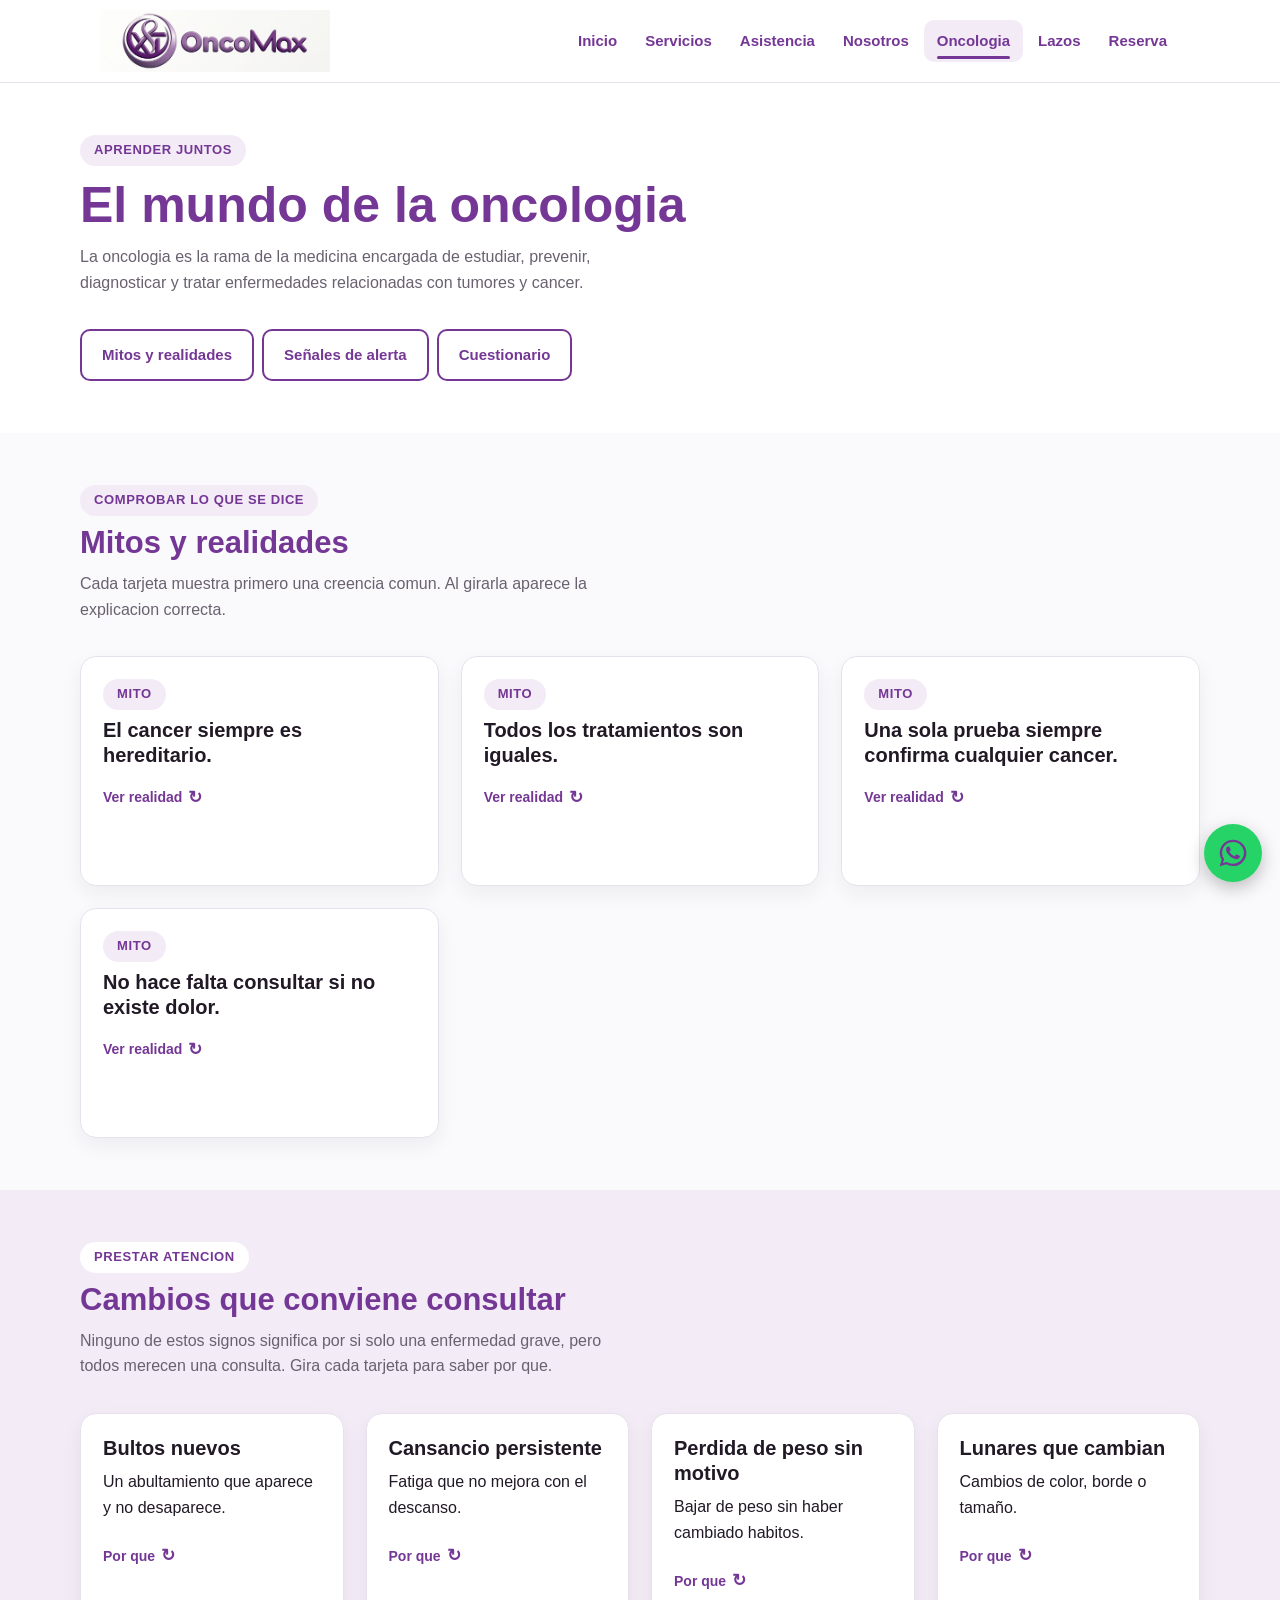
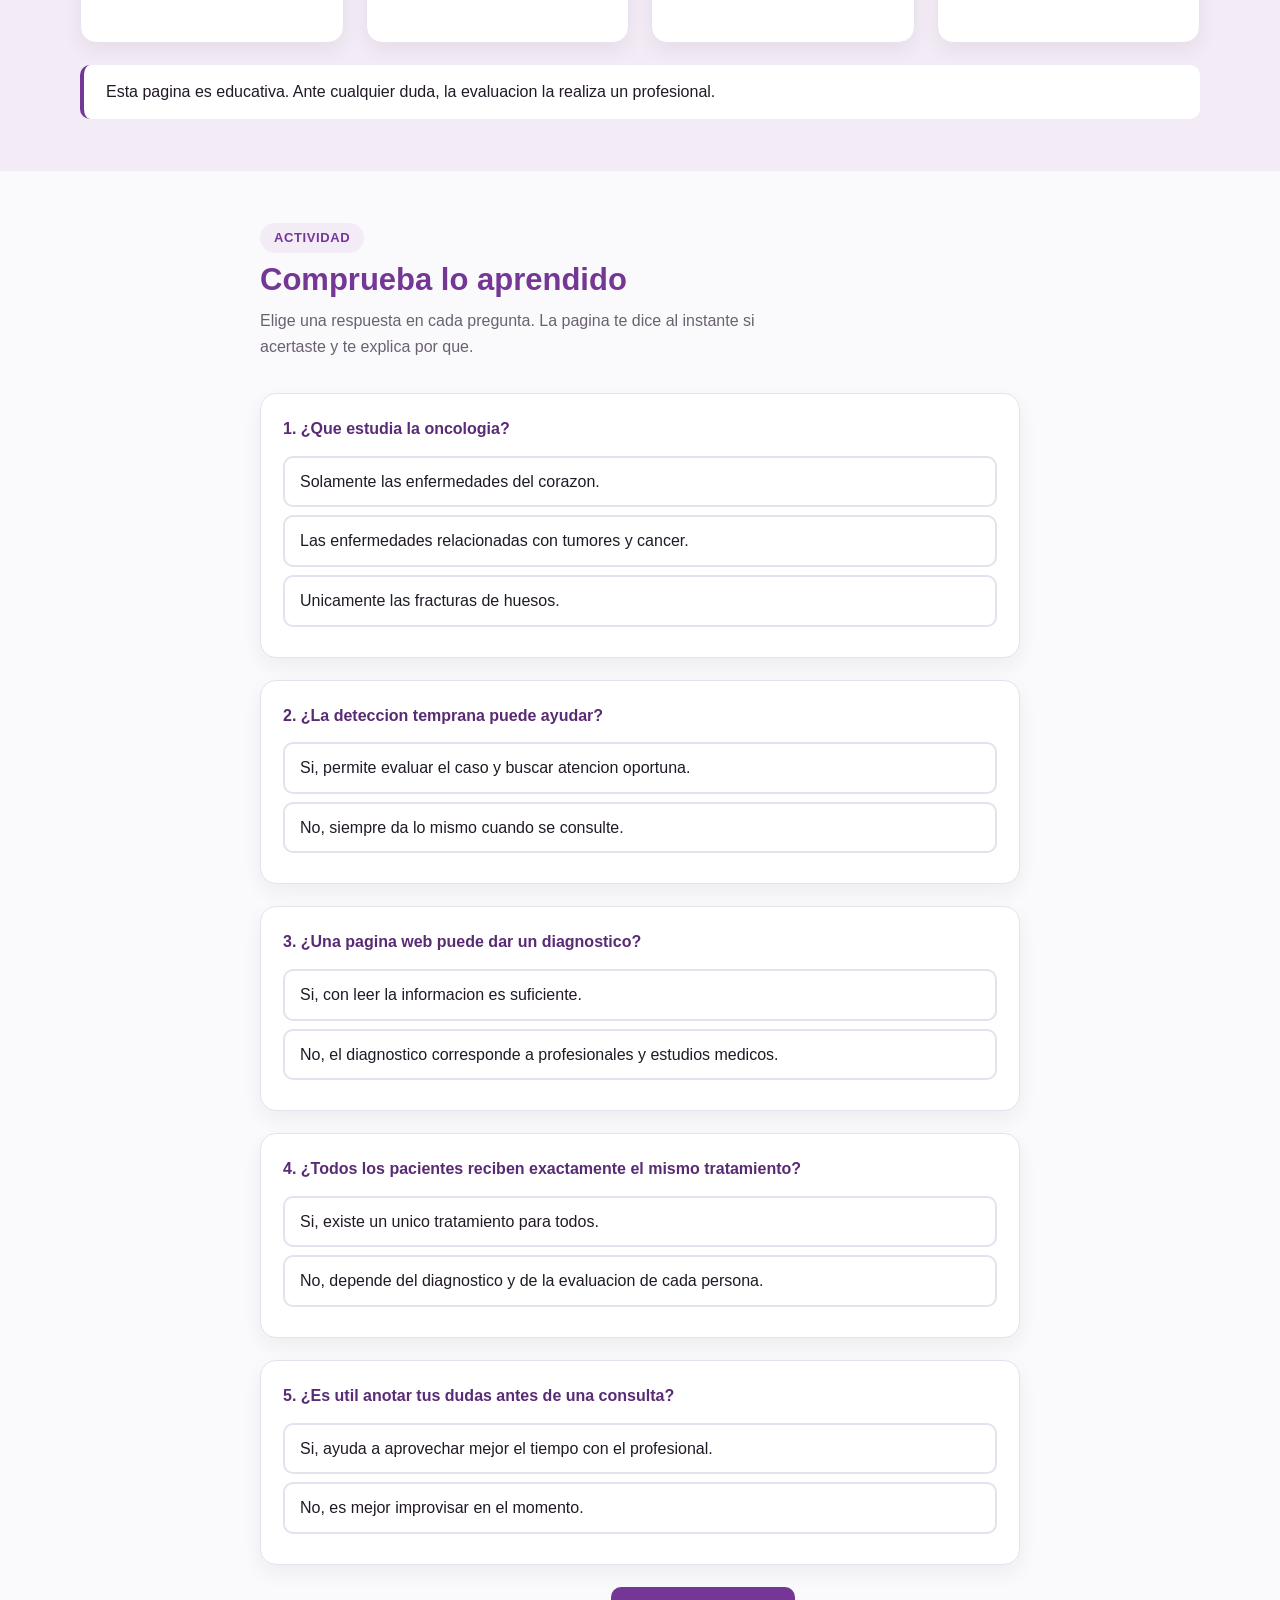
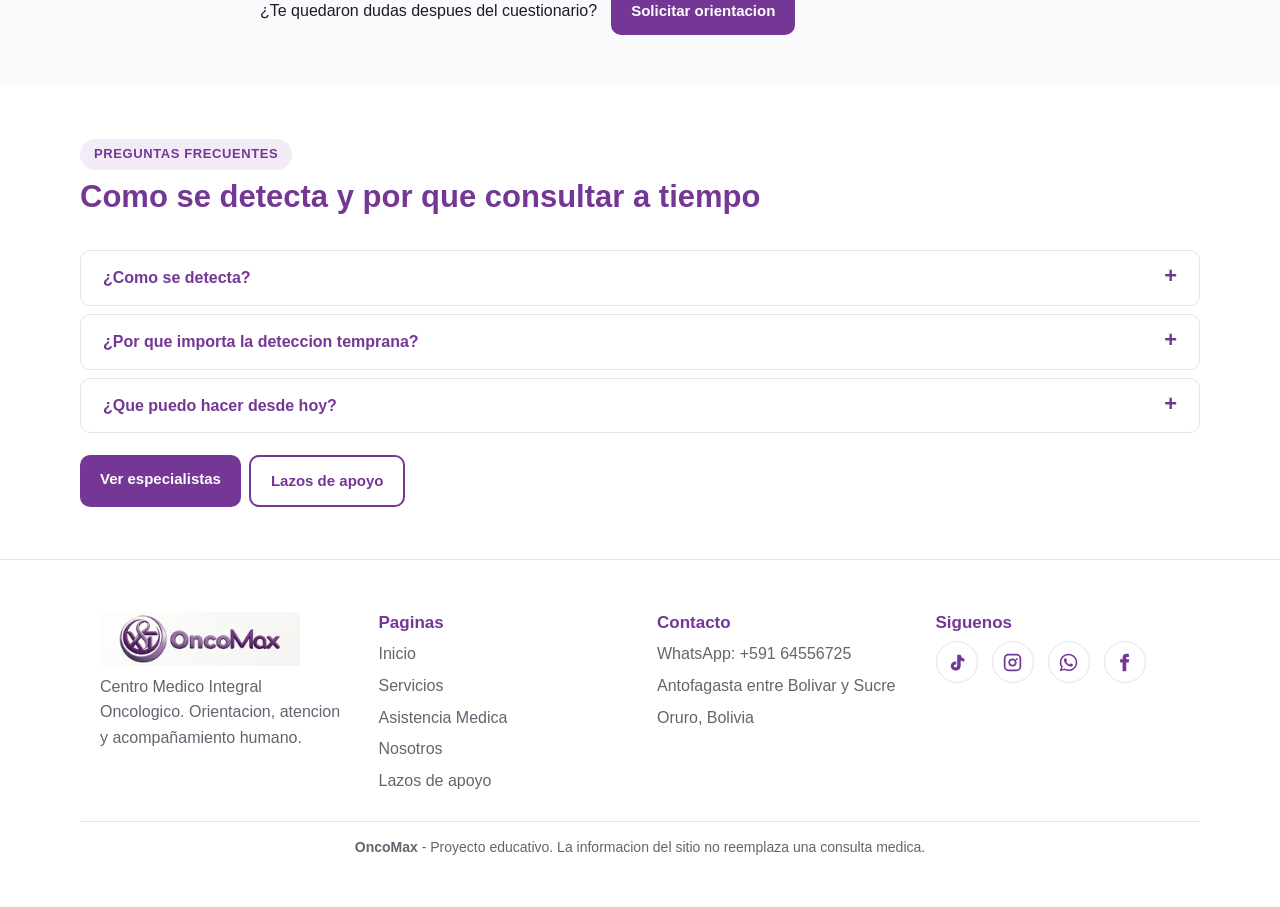
<file: oncologia.html>
<!DOCTYPE html>
<!-- Archivo HTML de la pagina Oncologia. -->
<html lang="es">
<head>
  <meta charset="UTF-8">
  <meta name="viewport" content="width=device-width, initial-scale=1.0">
  <meta name="description" content="Informacion educativa sobre oncologia: que es, mitos y realidades, señales de alerta y un cuestionario interactivo.">
  <title>Oncologia | OncoMax</title>
  <link rel="icon" href="assets/img/logo-oncomax.png">
  <link rel="stylesheet" href="assets/css/estilos.css">
</head>
<body>

  <!-- ================= CABECERA ================= -->
  <header class="cabecera">
    <div class="cabecera__interior">
      <a href="index.html"><img class="logo" src="assets/img/logo-oncomax.png" alt="Logo OncoMax"></a>
      <input class="nav-toggle" id="nav-toggle" type="checkbox">
      <label class="hamburguesa" for="nav-toggle" aria-label="Abrir o cerrar el menu">
        <span></span><span></span><span></span>
      </label>
      <nav class="nav">
        <a href="index.html">Inicio</a>
        <a href="servicios.html">Servicios</a>
        <a href="asistencia.html">Asistencia</a>
        <a href="nosotros.html">Nosotros</a>
        <a class="activo" href="oncologia.html">Oncologia</a>
        <a href="lazos.html">Lazos</a>
        <a href="reserva.html">Reserva</a>
      </nav>
    </div>
  </header>

  <main>
    <!-- ================= INTRODUCCION ================= -->
    <section class="seccion seccion--blanca" id="informacion">
      <div class="seccion__interior">
        <div class="titulo-seccion revelar">
          <span class="etiqueta">Aprender juntos</span>
          <h1>El mundo de la oncologia</h1>
          <p>La oncologia es la rama de la medicina encargada de estudiar, prevenir,
             diagnosticar y tratar enfermedades relacionadas con tumores y cancer.</p>
        </div>

        <!-- Estos enlaces llevan a secciones de esta misma pagina usando su id. -->
        <div class="acciones revelar">
          <a class="boton boton--claro" href="#mitos">Mitos y realidades</a>
          <a class="boton boton--claro" href="#senales">Señales de alerta</a>
          <a class="boton boton--claro" href="#cuestionario">Cuestionario</a>
        </div>
      </div>
    </section>

    <!-- ================= MITOS Y REALIDADES ================= -->
    <section class="seccion" id="mitos">
      <div class="seccion__interior">
        <div class="titulo-seccion revelar">
          <span class="etiqueta">Comprobar lo que se dice</span>
          <h2>Mitos y realidades</h2>
          <p>Cada tarjeta muestra primero una creencia comun. Al girarla aparece
             la explicacion correcta.</p>
        </div>

        <section class="grid grid--2 revelar">
          <!-- Mito 1. -->
          <article class="flip flip--texto" tabindex="0">
            <div class="flip__interior">
              <div class="flip__cara flip__frente">
                <span class="etiqueta">Mito</span>
                <h3>El cancer siempre es hereditario.</h3>
                <span class="pista">Ver realidad</span>
              </div>
              <div class="flip__cara flip__atras">
                <span class="etiqueta">Realidad</span>
                <h3>No siempre</h3>
                <p>Algunos casos tienen relacion familiar, pero muchos aparecen por una
                   combinacion de distintos factores.</p>
              </div>
            </div>
          </article>

          <!-- Mito 2. -->
          <article class="flip flip--texto" tabindex="0">
            <div class="flip__interior">
              <div class="flip__cara flip__frente">
                <span class="etiqueta">Mito</span>
                <h3>Todos los tratamientos son iguales.</h3>
                <span class="pista">Ver realidad</span>
              </div>
              <div class="flip__cara flip__atras">
                <span class="etiqueta">Realidad</span>
                <h3>Cada caso es distinto</h3>
                <p>Cada persona recibe una orientacion segun su diagnostico, estado de
                   salud y evaluacion medica.</p>
              </div>
            </div>
          </article>

          <!-- Mito 3. -->
          <article class="flip flip--texto" tabindex="0">
            <div class="flip__interior">
              <div class="flip__cara flip__frente">
                <span class="etiqueta">Mito</span>
                <h3>Una sola prueba siempre confirma cualquier cancer.</h3>
                <span class="pista">Ver realidad</span>
              </div>
              <div class="flip__cara flip__atras">
                <span class="etiqueta">Realidad</span>
                <h3>Suele hacer falta mas de un estudio</h3>
                <p>El profesional puede necesitar una consulta y diferentes estudios para
                   comprender cada caso.</p>
              </div>
            </div>
          </article>

          <!-- Mito 4. -->
          <article class="flip flip--texto" tabindex="0">
            <div class="flip__interior">
              <div class="flip__cara flip__frente">
                <span class="etiqueta">Mito</span>
                <h3>No hace falta consultar si no existe dolor.</h3>
                <span class="pista">Ver realidad</span>
              </div>
              <div class="flip__cara flip__atras">
                <span class="etiqueta">Realidad</span>
                <h3>El dolor no es el unico aviso</h3>
                <p>Algunos cambios pueden no causar dolor. Los controles y la orientacion
                   profesional son importantes.</p>
              </div>
            </div>
          </article>
        </section>
      </div>
    </section>

    <!-- ================= SEÑALES DE ALERTA ================= -->
    <section class="seccion seccion--suave" id="senales">
      <div class="seccion__interior">
        <div class="titulo-seccion revelar">
          <span class="etiqueta">Prestar atencion</span>
          <h2>Cambios que conviene consultar</h2>
          <p>Ninguno de estos signos significa por si solo una enfermedad grave, pero
             todos merecen una consulta. Gira cada tarjeta para saber por que.</p>
        </div>

        <section class="grid grid--4 revelar">
          <article class="flip flip--texto" tabindex="0">
            <div class="flip__interior">
              <div class="flip__cara flip__frente">
                <h3>Bultos nuevos</h3>
                <p>Un abultamiento que aparece y no desaparece.</p>
                <span class="pista">Por que</span>
              </div>
              <div class="flip__cara flip__atras">
                <h3>Bultos nuevos</h3>
                <p>La mayoria son benignos, pero solo un profesional puede revisarlos
                   y decidir si hace falta un estudio.</p>
              </div>
            </div>
          </article>

          <article class="flip flip--texto" tabindex="0">
            <div class="flip__interior">
              <div class="flip__cara flip__frente">
                <h3>Cansancio persistente</h3>
                <p>Fatiga que no mejora con el descanso.</p>
                <span class="pista">Por que</span>
              </div>
              <div class="flip__cara flip__atras">
                <h3>Cansancio persistente</h3>
                <p>Puede tener muchas causas. Comentarlo en consulta ayuda a descartar
                   las mas importantes.</p>
              </div>
            </div>
          </article>

          <article class="flip flip--texto" tabindex="0">
            <div class="flip__interior">
              <div class="flip__cara flip__frente">
                <h3>Perdida de peso sin motivo</h3>
                <p>Bajar de peso sin haber cambiado habitos.</p>
                <span class="pista">Por que</span>
              </div>
              <div class="flip__cara flip__atras">
                <h3>Perdida de peso sin motivo</h3>
                <p>Es un dato util para el profesional, sobre todo si ocurre en pocas
                   semanas.</p>
              </div>
            </div>
          </article>

          <article class="flip flip--texto" tabindex="0">
            <div class="flip__interior">
              <div class="flip__cara flip__frente">
                <h3>Lunares que cambian</h3>
                <p>Cambios de color, borde o tamaño.</p>
                <span class="pista">Por que</span>
              </div>
              <div class="flip__cara flip__atras">
                <h3>Lunares que cambian</h3>
                <p>La revision de la piel es rapida y sencilla, y permite actuar a tiempo
                   si algo llama la atencion.</p>
              </div>
            </div>
          </article>
        </section>

        <p class="aviso revelar">Esta pagina es educativa. Ante cualquier duda, la evaluacion la realiza un profesional.</p>
      </div>
    </section>

    <!-- ================= CUESTIONARIO INTERACTIVO =================
         Esta seccion reemplaza a la sopa de letras. Cada pregunta usa
         botones de tipo radio y el CSS muestra si la respuesta es
         correcta o no, sin necesidad de JavaScript. -->
    <section class="seccion seccion--angosta" id="cuestionario">
      <div class="seccion__interior">
        <div class="titulo-seccion revelar">
          <span class="etiqueta">Actividad</span>
          <h2>Comprueba lo aprendido</h2>
          <p>Elige una respuesta en cada pregunta. La pagina te dice al instante si
             acertaste y te explica por que.</p>
        </div>

        <div class="quiz revelar">
          <!-- Pregunta 1. -->
          <div class="pregunta">
            <p class="pregunta__texto">1. ¿Que estudia la oncologia?</p>
            <input class="op op--mal" type="radio" name="p1" id="p1a">
            <label for="p1a">Solamente las enfermedades del corazon.</label>
            <input class="op op--bien" type="radio" name="p1" id="p1b">
            <label for="p1b">Las enfermedades relacionadas con tumores y cancer.</label>
            <input class="op op--mal" type="radio" name="p1" id="p1c">
            <label for="p1c">Unicamente las fracturas de huesos.</label>
            <p class="fb fb--bien">Correcto. La oncologia estudia, previene, diagnostica y trata estas enfermedades.</p>
            <p class="fb fb--mal">Todavia no. Vuelve a leer la introduccion de esta pagina.</p>
          </div>

          <!-- Pregunta 2. -->
          <div class="pregunta">
            <p class="pregunta__texto">2. ¿La deteccion temprana puede ayudar?</p>
            <input class="op op--bien" type="radio" name="p2" id="p2a">
            <label for="p2a">Si, permite evaluar el caso y buscar atencion oportuna.</label>
            <input class="op op--mal" type="radio" name="p2" id="p2b">
            <label for="p2b">No, siempre da lo mismo cuando se consulte.</label>
            <p class="fb fb--bien">Correcto. Consultar a tiempo amplia las opciones que puede ofrecer el profesional.</p>
            <p class="fb fb--mal">Revisa la seccion "Cambios que conviene consultar".</p>
          </div>

          <!-- Pregunta 3. -->
          <div class="pregunta">
            <p class="pregunta__texto">3. ¿Una pagina web puede dar un diagnostico?</p>
            <input class="op op--mal" type="radio" name="p3" id="p3a">
            <label for="p3a">Si, con leer la informacion es suficiente.</label>
            <input class="op op--bien" type="radio" name="p3" id="p3b">
            <label for="p3b">No, el diagnostico corresponde a profesionales y estudios medicos.</label>
            <p class="fb fb--bien">Correcto. Un sitio web informa, pero no reemplaza una consulta.</p>
            <p class="fb fb--mal">No es asi: la informacion en linea solo sirve para orientarse.</p>
          </div>

          <!-- Pregunta 4. -->
          <div class="pregunta">
            <p class="pregunta__texto">4. ¿Todos los pacientes reciben exactamente el mismo tratamiento?</p>
            <input class="op op--mal" type="radio" name="p4" id="p4a">
            <label for="p4a">Si, existe un unico tratamiento para todos.</label>
            <input class="op op--bien" type="radio" name="p4" id="p4b">
            <label for="p4b">No, depende del diagnostico y de la evaluacion de cada persona.</label>
            <p class="fb fb--bien">Correcto. Por eso cada consulta empieza con una evaluacion individual.</p>
            <p class="fb fb--mal">Recuerda el mito numero 2 de esta misma pagina.</p>
          </div>

          <!-- Pregunta 5. -->
          <div class="pregunta">
            <p class="pregunta__texto">5. ¿Es util anotar tus dudas antes de una consulta?</p>
            <input class="op op--bien" type="radio" name="p5" id="p5a">
            <label for="p5a">Si, ayuda a aprovechar mejor el tiempo con el profesional.</label>
            <input class="op op--mal" type="radio" name="p5" id="p5b">
            <label for="p5b">No, es mejor improvisar en el momento.</label>
            <p class="fb fb--bien">Correcto. Llevar las preguntas escritas evita olvidarlas durante la cita.</p>
            <p class="fb fb--mal">Anotar las dudas es justamente lo que recomienda el equipo de OncoMax.</p>
          </div>
        </div>

        <div class="marcador revelar">
          <p style="margin:0">¿Te quedaron dudas despues del cuestionario?</p>
          <a class="boton" href="reserva.html">Solicitar orientacion</a>
        </div>
      </div>
    </section>

    <!-- ================= COMO SE DETECTA ================= -->
    <section class="seccion seccion--blanca">
      <div class="seccion__interior">
        <div class="titulo-seccion revelar">
          <span class="etiqueta">Preguntas frecuentes</span>
          <h2>Como se detecta y por que consultar a tiempo</h2>
        </div>
        <div class="revelar">
          <details>
            <summary>¿Como se detecta?</summary>
            <p>Con controles medicos, analisis de sangre, biopsias, radiografias, ecografias,
               tomografias y otros estudios segun cada caso.</p>
          </details>
          <details>
            <summary>¿Por que importa la deteccion temprana?</summary>
            <p>La atencion temprana permite orientar al paciente y definir un tratamiento
               oportuno segun la evaluacion profesional.</p>
          </details>
          <details>
            <summary>¿Que puedo hacer desde hoy?</summary>
            <p>Mantener tus controles al dia, avisar cualquier cambio que notes y pedir
               orientacion cuando tengas dudas.</p>
          </details>
        </div>

        <div class="acciones revelar">
          <a class="boton" href="asistencia.html">Ver especialistas</a>
          <a class="boton boton--claro" href="lazos.html">Lazos de apoyo</a>
        </div>
      </div>
    </section>
  </main>

  <!-- Enlace fijo de WhatsApp. -->
  <a class="whatsapp-fijo" href="https://wa.me/59164556725" target="_blank" rel="noopener" aria-label="Abrir WhatsApp">
    <img src="assets/icons/whatsapp.svg" alt="WhatsApp">
  </a>

  <!-- ================= PIE DE PAGINA ================= -->
  <footer class="pie">
    <div class="pie__interior">
      <div>
        <img class="pie__logo" src="assets/img/logo-oncomax.png" alt="Logo OncoMax">
        <p>Centro Medico Integral Oncologico. Orientacion, atencion y acompañamiento humano.</p>
      </div>
      <div>
        <h3>Paginas</h3>
        <ul>
          <li><a href="index.html">Inicio</a></li>
          <li><a href="servicios.html">Servicios</a></li>
          <li><a href="asistencia.html">Asistencia Medica</a></li>
          <li><a href="nosotros.html">Nosotros</a></li>
          <li><a href="lazos.html">Lazos de apoyo</a></li>
        </ul>
      </div>
      <div>
        <h3>Contacto</h3>
        <ul>
          <li><a href="https://wa.me/59164556725">WhatsApp: +591 64556725</a></li>
          <li>Antofagasta entre Bolivar y Sucre</li>
          <li>Oruro, Bolivia</li>
        </ul>
      </div>
      <div>
        <h3>Siguenos</h3>
        <div class="redes">
          <a href="#" aria-label="TikTok"><img src="assets/icons/tiktok.svg" alt="TikTok"></a>
          <a href="#" aria-label="Instagram"><img src="assets/icons/instagram.svg" alt="Instagram"></a>
          <a href="https://wa.me/59164556725" aria-label="WhatsApp"><img src="assets/icons/whatsapp.svg" alt="WhatsApp"></a>
          <a href="https://www.facebook.com/profile.php?id=61578464102459" aria-label="Facebook"><img src="assets/icons/facebook.svg" alt="Facebook"></a>
        </div>
      </div>
    </div>
    <div class="pie__abajo">
      <p><b>OncoMax</b> - Proyecto educativo. La informacion del sitio no reemplaza una consulta medica.</p>
    </div>
  </footer>
</body>
</html>
</file>
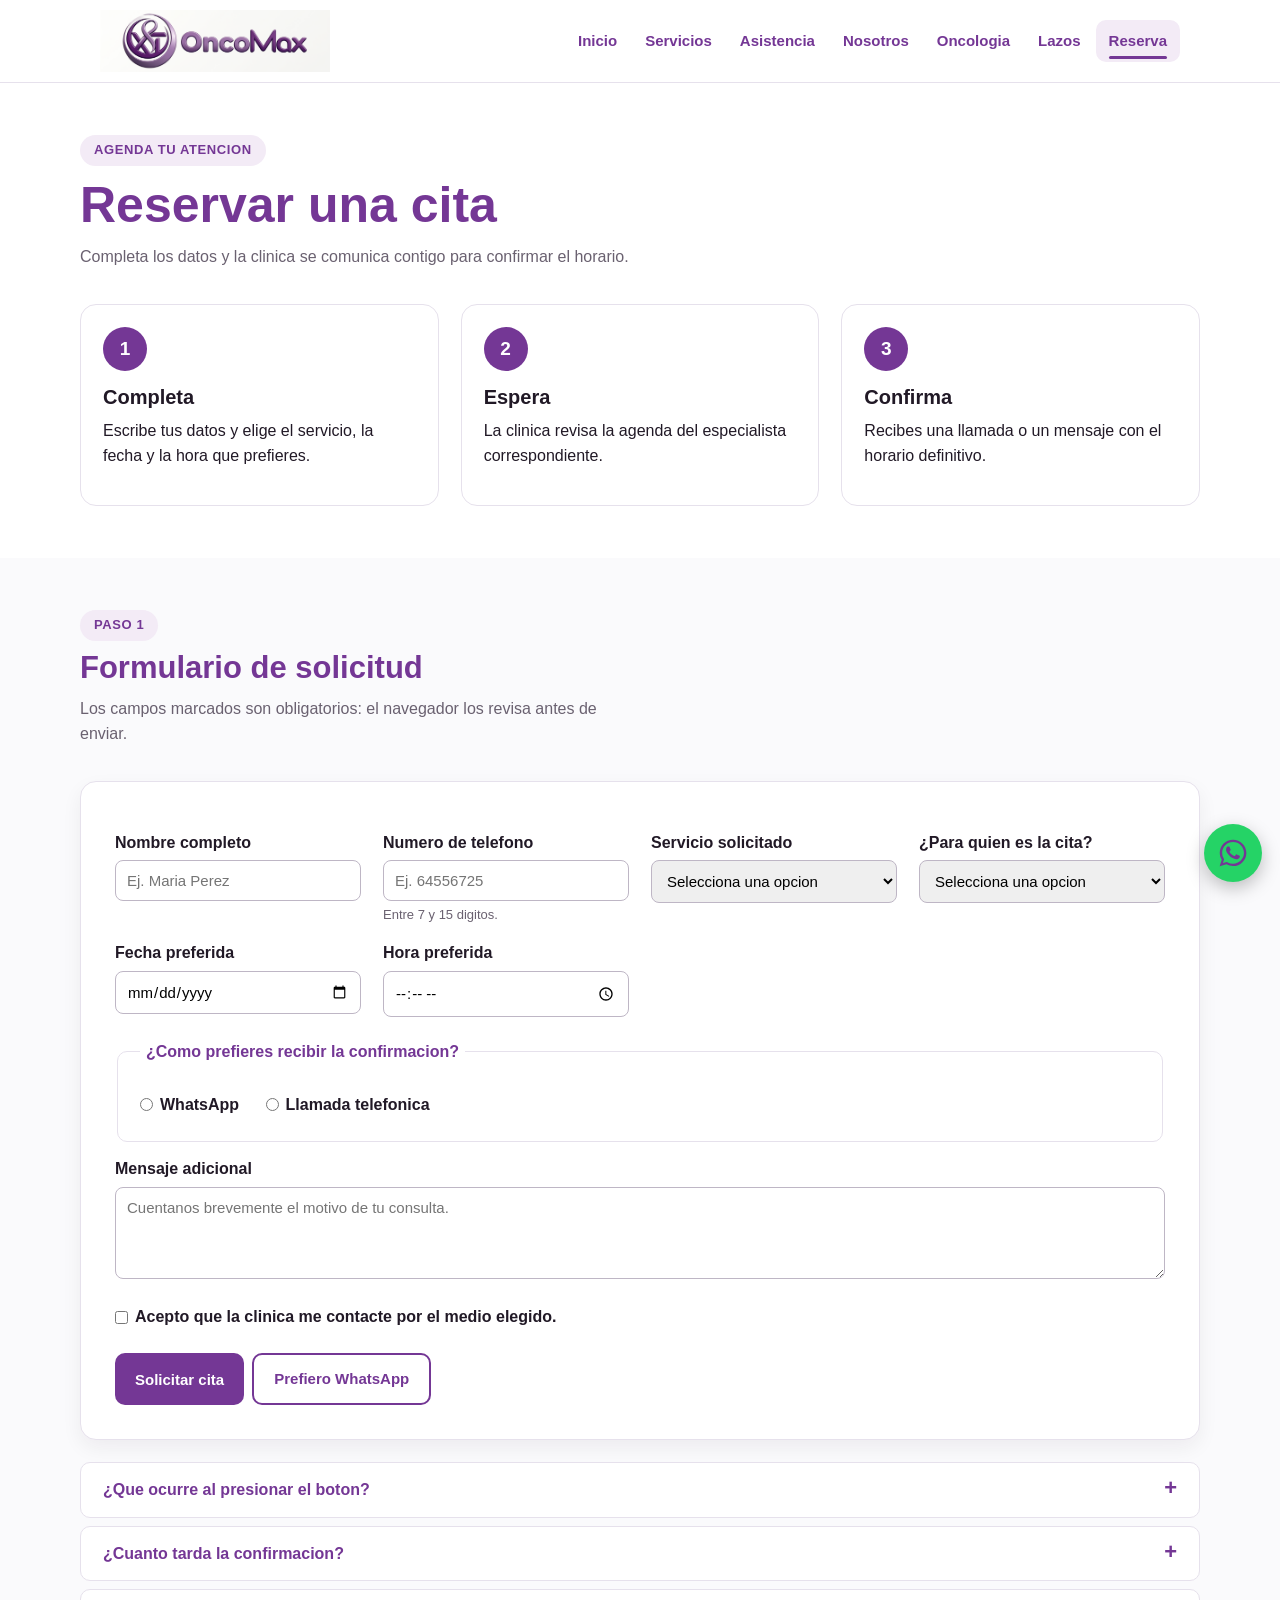
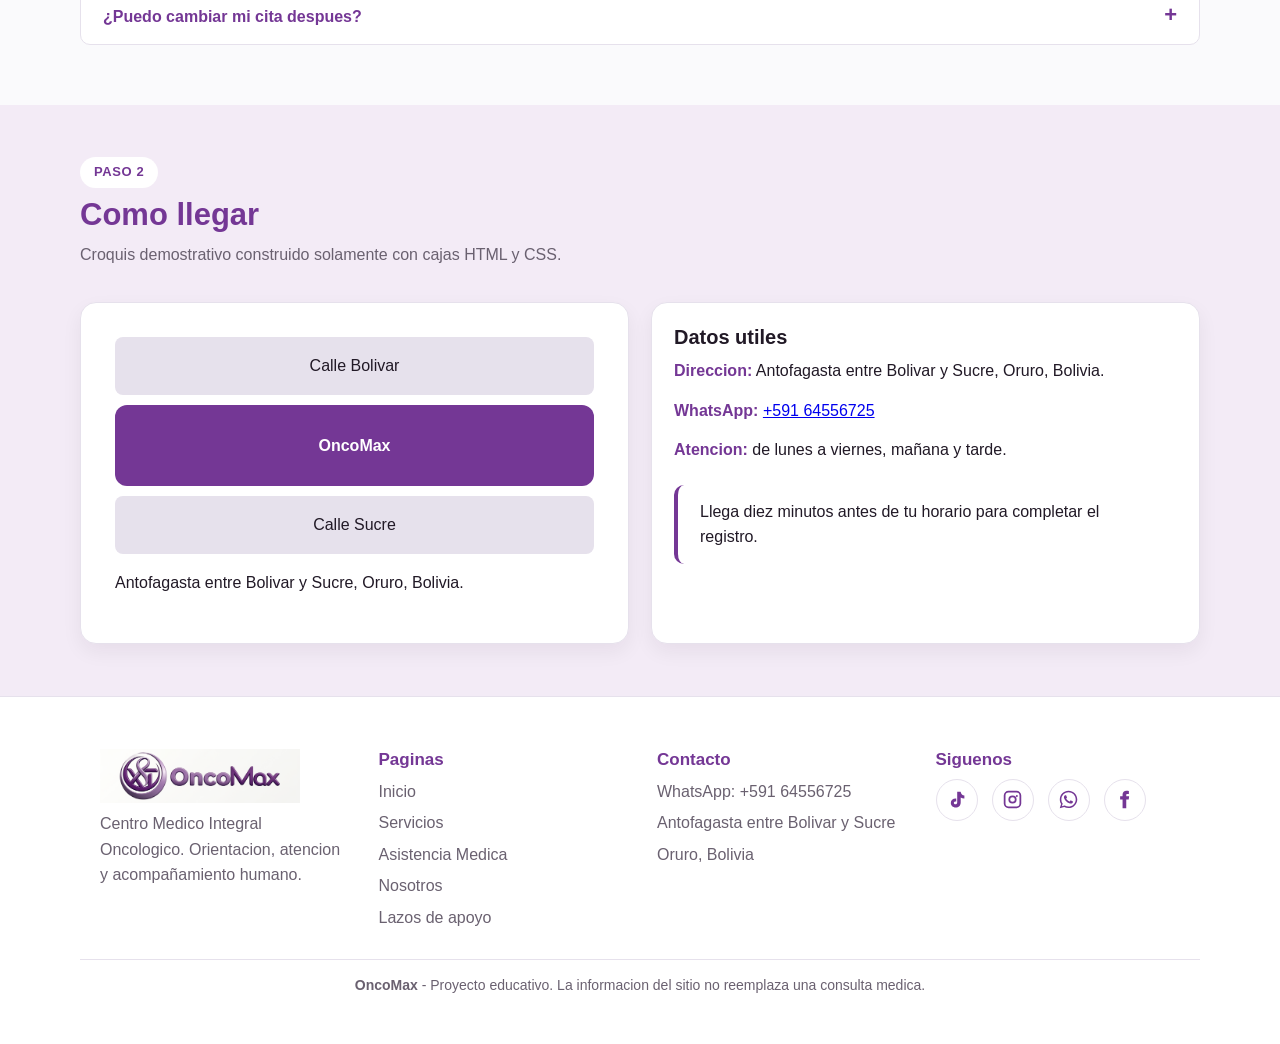
<file: reserva.html>
<!DOCTYPE html>
<!-- Documento HTML sencillo para demostrar una reserva. -->
<html lang="es">
<head>
  <meta charset="UTF-8">
  <meta name="viewport" content="width=device-width, initial-scale=1.0">
  <meta name="description" content="Formulario de reserva de citas de OncoMax y croquis para llegar a la clinica.">
  <title>Reserva | OncoMax</title>
  <link rel="icon" href="assets/img/logo-oncomax.png">
  <link rel="stylesheet" href="assets/css/estilos.css">
</head>
<body>

  <!-- ================= CABECERA ================= -->
  <header class="cabecera">
    <div class="cabecera__interior">
      <a href="index.html"><img class="logo" src="assets/img/logo-oncomax.png" alt="Logo OncoMax"></a>
      <input class="nav-toggle" id="nav-toggle" type="checkbox">
      <label class="hamburguesa" for="nav-toggle" aria-label="Abrir o cerrar el menu">
        <span></span><span></span><span></span>
      </label>
      <nav class="nav">
        <a href="index.html">Inicio</a>
        <a href="servicios.html">Servicios</a>
        <a href="asistencia.html">Asistencia</a>
        <a href="nosotros.html">Nosotros</a>
        <a href="oncologia.html">Oncologia</a>
        <a href="lazos.html">Lazos</a>
        <a class="activo" href="reserva.html">Reserva</a>
      </nav>
    </div>
  </header>

  <main>
    <!-- ================= PRESENTACION Y PASOS ================= -->
    <section class="seccion seccion--blanca">
      <div class="seccion__interior">
        <div class="titulo-seccion revelar">
          <span class="etiqueta">Agenda tu atencion</span>
          <h1>Reservar una cita</h1>
          <p>Completa los datos y la clinica se comunica contigo para confirmar el horario.</p>
        </div>

        <!-- Estas tarjetas resumen lo que pasara desde la solicitud hasta la cita. -->
        <section class="grid grid--3 revelar">
          <article class="paso">
            <div class="paso__numero">1</div>
            <h3>Completa</h3>
            <p>Escribe tus datos y elige el servicio, la fecha y la hora que prefieres.</p>
          </article>
          <article class="paso">
            <div class="paso__numero">2</div>
            <h3>Espera</h3>
            <p>La clinica revisa la agenda del especialista correspondiente.</p>
          </article>
          <article class="paso">
            <div class="paso__numero">3</div>
            <h3>Confirma</h3>
            <p>Recibes una llamada o un mensaje con el horario definitivo.</p>
          </article>
        </section>
      </div>
    </section>

    <!-- ================= FORMULARIO ================= -->
    <section class="seccion" id="formulario">
      <div class="seccion__interior">
        <div class="titulo-seccion revelar">
          <span class="etiqueta">Paso 1</span>
          <h2>Formulario de solicitud</h2>
          <p>Los campos marcados son obligatorios: el navegador los revisa antes de enviar.</p>
        </div>

        <!-- action con # mantiene la demostracion dentro de esta pagina. -->
        <form class="formulario revelar" action="#">
          <div class="campos">
            <div>
              <!-- required obliga a completar el campo antes de aceptar el formulario. -->
              <label for="nombre">Nombre completo</label>
              <input id="nombre" name="nombre" type="text" placeholder="Ej. Maria Perez" required>
            </div>
            <div>
              <label for="telefono">Numero de telefono</label>
              <!-- pattern acepta solo numeros, espacios y el signo +. -->
              <input id="telefono" name="telefono" type="tel" placeholder="Ej. 64556725" pattern="[0-9+ ]{7,15}" required>
              <p class="ayuda-campo">Entre 7 y 15 digitos.</p>
            </div>
            <div>
              <label for="servicio">Servicio solicitado</label>
              <select id="servicio" name="servicio" required>
                <option value="">Selecciona una opcion</option>
                <option>Oncologia pediatrica</option>
                <option>Oncologia quirurgica</option>
                <option>Acompañamiento integral</option>
                <option>Asistencia domiciliaria</option>
              </select>
            </div>
            <div>
              <label for="paciente">¿Para quien es la cita?</label>
              <select id="paciente" name="paciente" required>
                <option value="">Selecciona una opcion</option>
                <option>Para mi</option>
                <option>Para un familiar</option>
                <option>Para una persona a mi cuidado</option>
              </select>
            </div>
            <div>
              <label for="fecha">Fecha preferida</label>
              <input id="fecha" name="fecha" type="date" required>
            </div>
            <div>
              <!-- time permite elegir una hora usando el control del navegador. -->
              <label for="hora">Hora preferida</label>
              <input id="hora" name="hora" type="time" required>
            </div>
          </div>

          <!-- Este grupo deja elegir solamente una forma de recibir la confirmacion. -->
          <fieldset>
            <legend>¿Como prefieres recibir la confirmacion?</legend>
            <label class="opcion"><input name="contacto" type="radio" value="whatsapp" required> WhatsApp</label>
            <label class="opcion"><input name="contacto" type="radio" value="llamada"> Llamada telefonica</label>
          </fieldset>

          <label for="mensaje">Mensaje adicional</label>
          <textarea id="mensaje" name="mensaje" rows="4" placeholder="Cuentanos brevemente el motivo de tu consulta."></textarea>

          <label class="opcion" style="margin-top:18px">
            <input type="checkbox" required> Acepto que la clinica me contacte por el medio elegido.
          </label>

          <div class="acciones">
            <!-- type submit hace que el navegador revise los campos obligatorios. -->
            <button class="boton" type="submit">Solicitar cita</button>
            <a class="boton boton--claro" href="https://wa.me/59164556725" target="_blank" rel="noopener">Prefiero WhatsApp</a>
          </div>
        </form>

        <!-- Informacion que ayuda a comprender el limite de esta version escolar. -->
        <div class="revelar" style="margin-top:22px">
          <details>
            <summary>¿Que ocurre al presionar el boton?</summary>
            <p>El navegador revisa que los campos obligatorios esten completos y con el formato
               correcto. Esta demostracion todavia no guarda ni envia los datos.</p>
          </details>
          <details>
            <summary>¿Cuanto tarda la confirmacion?</summary>
            <p>En una version real, la clinica responderia dentro del mismo dia habil.</p>
          </details>
          <details>
            <summary>¿Puedo cambiar mi cita despues?</summary>
            <p>Si. Bastaria con escribir por WhatsApp indicando el nombre y la fecha reservada.</p>
          </details>
        </div>
      </div>
    </section>

    <!-- ================= UBICACION ================= -->
    <section class="seccion seccion--suave" id="ubicacion">
      <div class="seccion__interior">
        <div class="titulo-seccion revelar">
          <span class="etiqueta">Paso 2</span>
          <h2>Como llegar</h2>
          <p>Croquis demostrativo construido solamente con cajas HTML y CSS.</p>
        </div>

        <section class="grid grid--2 revelar">
          <div class="mapa">
            <!-- Cada caja representa una calle o el edificio de la clinica. -->
            <div style="background:var(--linea);padding:16px;text-align:center;border-radius:8px">Calle Bolivar</div>
            <div class="clinica" style="background:var(--morado);color:#fff;padding:28px;text-align:center;font-weight:700;border-radius:12px;margin:10px 0">OncoMax</div>
            <div style="background:var(--linea);padding:16px;text-align:center;border-radius:8px">Calle Sucre</div>
            <p style="margin-top:16px">Antofagasta entre Bolivar y Sucre, Oruro, Bolivia.</p>
          </div>

          <div class="card">
            <h3>Datos utiles</h3>
            <p><b>Direccion:</b> Antofagasta entre Bolivar y Sucre, Oruro, Bolivia.</p>
            <p><b>WhatsApp:</b> <a href="https://wa.me/59164556725">+591 64556725</a></p>
            <p><b>Atencion:</b> de lunes a viernes, mañana y tarde.</p>
            <p class="aviso">Llega diez minutos antes de tu horario para completar el registro.</p>
          </div>
        </section>
      </div>
    </section>
  </main>

  <!-- Enlace fijo de WhatsApp. -->
  <a class="whatsapp-fijo" href="https://wa.me/59164556725" target="_blank" rel="noopener" aria-label="Abrir WhatsApp">
    <img src="assets/icons/whatsapp.svg" alt="WhatsApp">
  </a>

  <!-- ================= PIE DE PAGINA ================= -->
  <footer class="pie">
    <div class="pie__interior">
      <div>
        <img class="pie__logo" src="assets/img/logo-oncomax.png" alt="Logo OncoMax">
        <p>Centro Medico Integral Oncologico. Orientacion, atencion y acompañamiento humano.</p>
      </div>
      <div>
        <h3>Paginas</h3>
        <ul>
          <li><a href="index.html">Inicio</a></li>
          <li><a href="servicios.html">Servicios</a></li>
          <li><a href="asistencia.html">Asistencia Medica</a></li>
          <li><a href="nosotros.html">Nosotros</a></li>
          <li><a href="lazos.html">Lazos de apoyo</a></li>
        </ul>
      </div>
      <div>
        <h3>Contacto</h3>
        <ul>
          <li><a href="https://wa.me/59164556725">WhatsApp: +591 64556725</a></li>
          <li>Antofagasta entre Bolivar y Sucre</li>
          <li>Oruro, Bolivia</li>
        </ul>
      </div>
      <div>
        <h3>Siguenos</h3>
        <div class="redes">
          <a href="#" aria-label="TikTok"><img src="assets/icons/tiktok.svg" alt="TikTok"></a>
          <a href="#" aria-label="Instagram"><img src="assets/icons/instagram.svg" alt="Instagram"></a>
          <a href="https://wa.me/59164556725" aria-label="WhatsApp"><img src="assets/icons/whatsapp.svg" alt="WhatsApp"></a>
          <a href="https://www.facebook.com/profile.php?id=61578464102459" aria-label="Facebook"><img src="assets/icons/facebook.svg" alt="Facebook"></a>
        </div>
      </div>
    </div>
    <div class="pie__abajo">
      <p><b>OncoMax</b> - Proyecto educativo. La informacion del sitio no reemplaza una consulta medica.</p>
    </div>
  </footer>
</body>
</html>
</file>
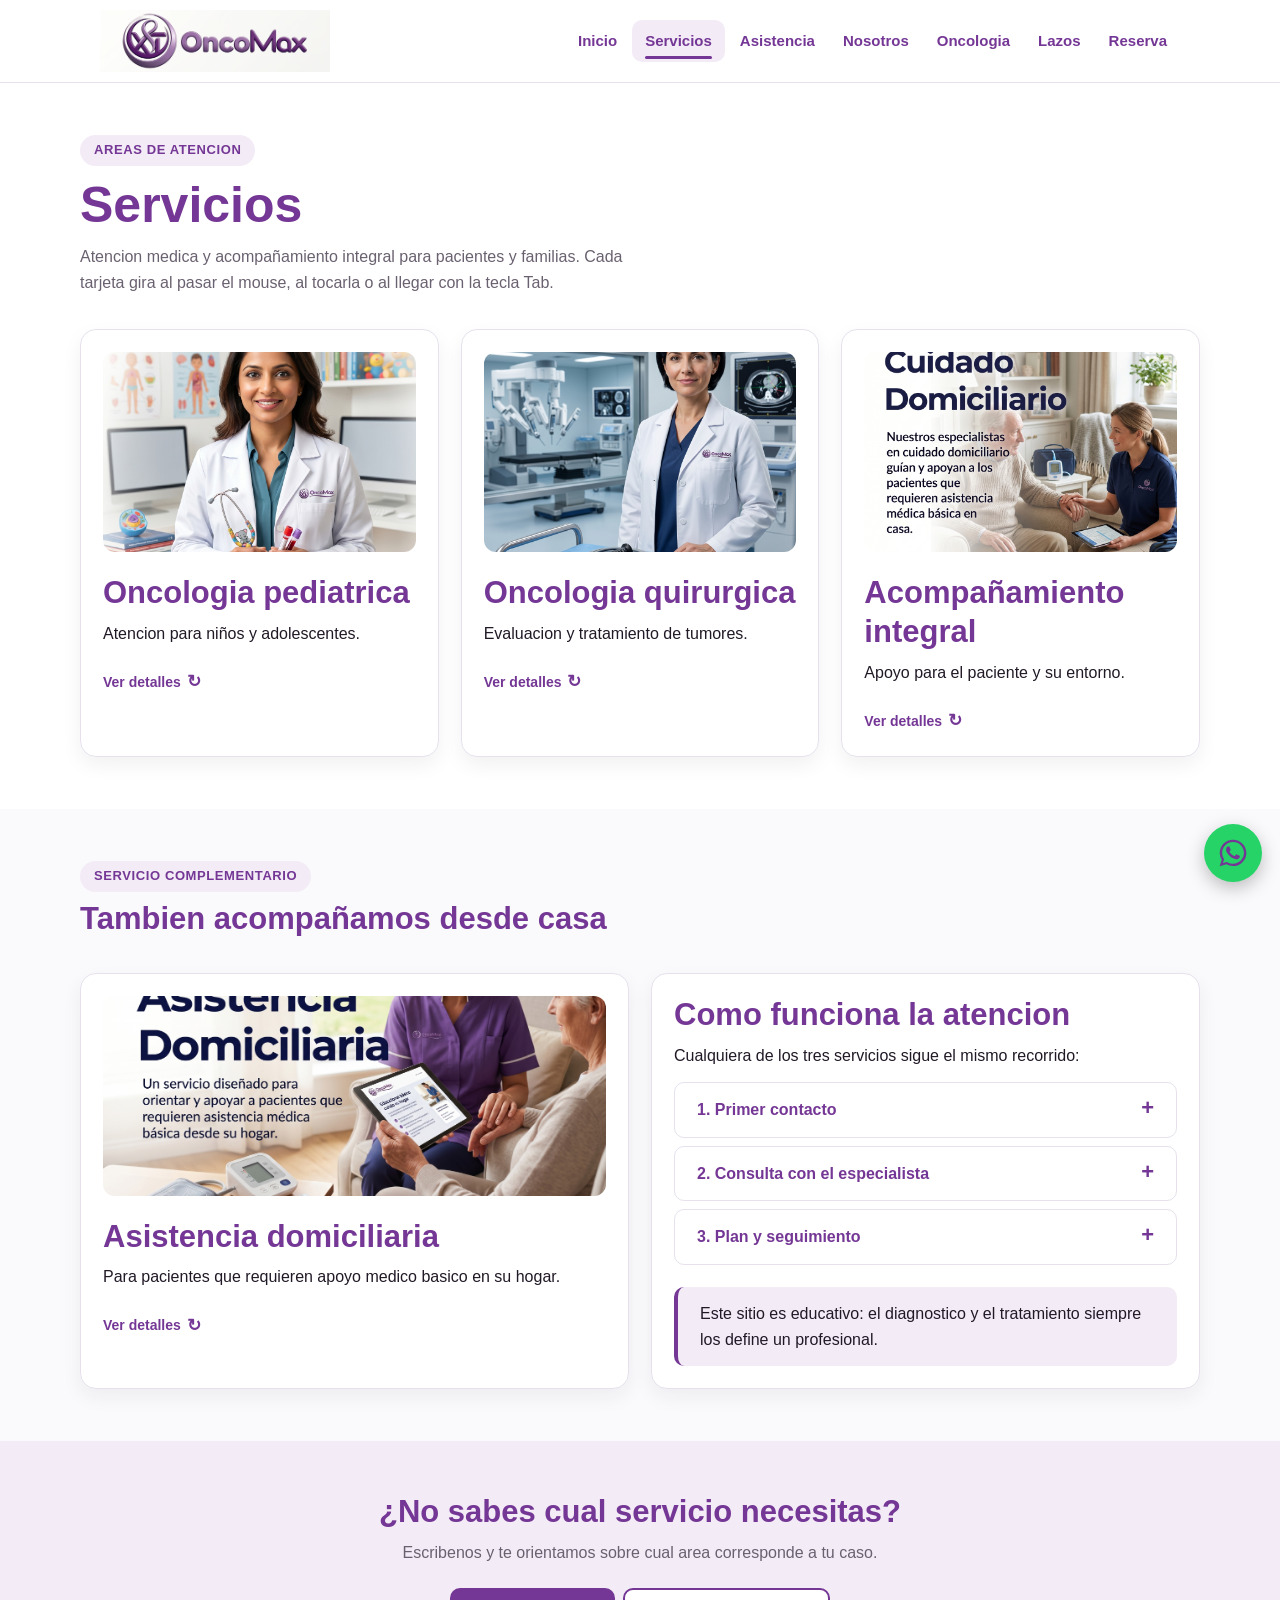
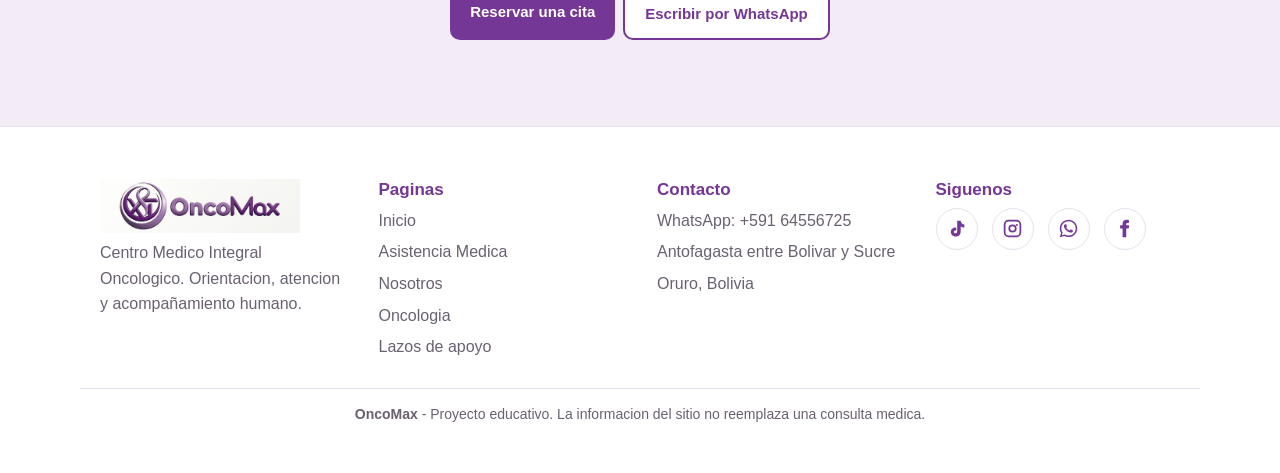
<file: servicios.html>
<!DOCTYPE html>
<html lang="es">
<head>
  <!-- Configuracion de la pagina. -->
  <meta charset="UTF-8">
  <!-- Permite tildes y ñ. -->
  <meta name="viewport" content="width=device-width, initial-scale=1.0">
  <!-- Hace que funcione bien en celular. -->
  <meta name="description" content="Servicios de OncoMax: oncologia pediatrica, oncologia quirurgica y acompañamiento integral.">
  <title>Servicios | OncoMax</title>
  <!-- Nombre de la pestaña. -->
  <link rel="icon" href="assets/img/logo-oncomax.png">
  <link rel="stylesheet" href="assets/css/estilos.css">
  <!-- Los estilos son los mismos para todo el sitio. -->
</head>
<body>

  <!-- ================= CABECERA ================= -->
  <header class="cabecera">
    <div class="cabecera__interior">
      <a href="index.html"><img class="logo" src="assets/img/logo-oncomax.png" alt="Logo OncoMax"></a>
      <input class="nav-toggle" id="nav-toggle" type="checkbox">
      <label class="hamburguesa" for="nav-toggle" aria-label="Abrir o cerrar el menu">
        <span></span><span></span><span></span>
      </label>
      <nav class="nav">
        <a href="index.html">Inicio</a>
        <a class="activo" href="servicios.html">Servicios</a>
        <a href="asistencia.html">Asistencia</a>
        <a href="nosotros.html">Nosotros</a>
        <a href="oncologia.html">Oncologia</a>
        <a href="lazos.html">Lazos</a>
        <a href="reserva.html">Reserva</a>
      </nav>
    </div>
  </header>

  <main>
    <!-- ================= PORTADA DE LA PAGINA ================= -->
    <section class="seccion seccion--blanca">
      <div class="seccion__interior">
        <div class="titulo-seccion revelar">
          <span class="etiqueta">Areas de atencion</span>
          <h1>Servicios</h1>
          <p>Atencion medica y acompañamiento integral para pacientes y familias.
             Cada tarjeta gira al pasar el mouse, al tocarla o al llegar con la tecla Tab.</p>
        </div>

        <!-- Estas tres tarjetas giratorias son el centro de la pagina. -->
        <section class="grid grid--3 revelar">
          <!-- Servicio 1. -->
          <article class="flip flip--servicio" tabindex="0">
            <div class="flip__interior">
              <div class="flip__cara flip__frente">
                <img src="assets/img/servicio-pediatrico.jpg" alt="Oncologo pediatrico">
                <h2>Oncologia pediatrica</h2>
                <p>Atencion para niños y adolescentes.</p>
                <span class="pista">Ver detalles</span>
              </div>
              <div class="flip__cara flip__atras">
                <h2>Oncologia pediatrica</h2>
                <p><b>¿A quien ayuda?</b><br>A niños, adolescentes y sus familias.</p>
                <p><b>¿Que incluye?</b><br>Evaluacion, orientacion, seguimiento y comunicacion adecuada para cada edad.</p>
                <p><b>Objetivo:</b><br>Brindar una atencion cercana que tambien incluya a la familia.</p>
                <a class="boton" href="reserva.html">Reservar consulta</a>
              </div>
            </div>
          </article>

          <!-- Servicio 2. -->
          <article class="flip flip--servicio" tabindex="0">
            <div class="flip__interior">
              <div class="flip__cara flip__frente">
                <img src="assets/img/servicio-quirurgico.jpg" alt="Oncologo quirurgico">
                <h2>Oncologia quirurgica</h2>
                <p>Evaluacion y tratamiento de tumores.</p>
                <span class="pista">Ver detalles</span>
              </div>
              <div class="flip__cara flip__atras">
                <h2>Oncologia quirurgica</h2>
                <p><b>Primera etapa:</b><br>El especialista revisa estudios y antecedentes del paciente.</p>
                <p><b>Plan de atencion:</b><br>Se explica si una cirugia puede formar parte del tratamiento.</p>
                <p><b>Seguimiento:</b><br>El equipo acompaña la preparacion y la recuperacion.</p>
                <a class="boton" href="reserva.html">Reservar consulta</a>
              </div>
            </div>
          </article>

          <!-- Servicio 3. -->
          <article class="flip flip--servicio" tabindex="0">
            <div class="flip__interior">
              <div class="flip__cara flip__frente">
                <img src="assets/img/servicio-acompanamiento.jpg" alt="Acompañamiento integral">
                <h2>Acompañamiento integral</h2>
                <p>Apoyo para el paciente y su entorno.</p>
                <span class="pista">Ver detalles</span>
              </div>
              <div class="flip__cara flip__atras">
                <h2>Acompañamiento integral</h2>
                <p><b>Apoyo medico:</b><br>Orientacion durante controles y tratamientos.</p>
                <p><b>Apoyo emocional:</b><br>Espacios para escuchar dudas, miedos y necesidades.</p>
                <p><b>Apoyo familiar:</b><br>Consejos sencillos para acompañar al paciente.</p>
                <a class="boton" href="reserva.html">Reservar consulta</a>
              </div>
            </div>
          </article>
        </section>
      </div>
    </section>

    <!-- ================= SERVICIO DE APOYO ================= -->
    <section class="seccion">
      <div class="seccion__interior">
        <div class="titulo-seccion revelar">
          <span class="etiqueta">Servicio complementario</span>
          <h2>Tambien acompañamos desde casa</h2>
        </div>

        <section class="grid grid--2 revelar">
          <article class="flip flip--servicio" tabindex="0">
            <div class="flip__interior">
              <div class="flip__cara flip__frente">
                <img src="assets/img/asistencia-domiciliaria.jpg" alt="Asistencia domiciliaria">
                <h2>Asistencia domiciliaria</h2>
                <p>Para pacientes que requieren apoyo medico basico en su hogar.</p>
                <span class="pista">Ver detalles</span>
              </div>
              <div class="flip__cara flip__atras">
                <h2>Asistencia domiciliaria</h2>
                <p><b>¿Para quien es?</b><br>Para pacientes con dificultad para trasladarse hasta la clinica.</p>
                <p><b>¿Que incluye?</b><br>Control basico, orientacion de cuidados y coordinacion con el especialista.</p>
                <p><b>¿Como se solicita?</b><br>Desde la pagina Reserva o por WhatsApp.</p>
                <a class="boton" href="reserva.html">Solicitar visita</a>
              </div>
            </div>
          </article>

          <!-- Una lista corta con lo que si y lo que no hace la clinica. -->
          <article class="card">
            <h2>Como funciona la atencion</h2>
            <p>Cualquiera de los tres servicios sigue el mismo recorrido:</p>
            <details>
              <summary>1. Primer contacto</summary>
              <p>Recibimos tu solicitud por el formulario o por WhatsApp y revisamos el horario disponible.</p>
            </details>
            <details>
              <summary>2. Consulta con el especialista</summary>
              <p>El profesional revisa antecedentes, estudios previos y responde tus dudas.</p>
            </details>
            <details>
              <summary>3. Plan y seguimiento</summary>
              <p>Se explica el plan de atencion en palabras claras y se agenda el siguiente control.</p>
            </details>
            <p class="aviso">Este sitio es educativo: el diagnostico y el tratamiento siempre los define un profesional.</p>
          </article>
        </section>
      </div>
    </section>

    <!-- ================= LLAMADO FINAL ================= -->
    <section class="seccion seccion--suave">
      <div class="seccion__interior titulo-seccion titulo-seccion--centro revelar">
        <h2>¿No sabes cual servicio necesitas?</h2>
        <p>Escribenos y te orientamos sobre cual area corresponde a tu caso.</p>
        <div class="acciones">
          <a class="boton" href="reserva.html">Reservar una cita</a>
          <a class="boton boton--claro" href="https://wa.me/59164556725" target="_blank" rel="noopener">Escribir por WhatsApp</a>
        </div>
      </div>
    </section>
  </main>

  <!-- Enlace fijo de WhatsApp. -->
  <a class="whatsapp-fijo" href="https://wa.me/59164556725" target="_blank" rel="noopener" aria-label="Abrir WhatsApp">
    <img src="assets/icons/whatsapp.svg" alt="WhatsApp">
  </a>

  <!-- ================= PIE DE PAGINA ================= -->
  <footer class="pie">
    <div class="pie__interior">
      <div>
        <img class="pie__logo" src="assets/img/logo-oncomax.png" alt="Logo OncoMax">
        <p>Centro Medico Integral Oncologico. Orientacion, atencion y acompañamiento humano.</p>
      </div>
      <div>
        <h3>Paginas</h3>
        <ul>
          <li><a href="index.html">Inicio</a></li>
          <li><a href="asistencia.html">Asistencia Medica</a></li>
          <li><a href="nosotros.html">Nosotros</a></li>
          <li><a href="oncologia.html">Oncologia</a></li>
          <li><a href="lazos.html">Lazos de apoyo</a></li>
        </ul>
      </div>
      <div>
        <h3>Contacto</h3>
        <ul>
          <li><a href="https://wa.me/59164556725">WhatsApp: +591 64556725</a></li>
          <li>Antofagasta entre Bolivar y Sucre</li>
          <li>Oruro, Bolivia</li>
        </ul>
      </div>
      <div>
        <h3>Siguenos</h3>
        <div class="redes">
          <a href="#" aria-label="TikTok"><img src="assets/icons/tiktok.svg" alt="TikTok"></a>
          <a href="#" aria-label="Instagram"><img src="assets/icons/instagram.svg" alt="Instagram"></a>
          <a href="https://wa.me/59164556725" aria-label="WhatsApp"><img src="assets/icons/whatsapp.svg" alt="WhatsApp"></a>
          <a href="https://www.facebook.com/profile.php?id=61578464102459" aria-label="Facebook"><img src="assets/icons/facebook.svg" alt="Facebook"></a>
        </div>
      </div>
    </div>
    <div class="pie__abajo">
      <p><b>OncoMax</b> - Proyecto educativo. La informacion del sitio no reemplaza una consulta medica.</p>
    </div>
  </footer>
</body>
</html>
</file>
<file: assets/css/estilos.css>
/* ============================================================
   OncoMax - Hoja de estilos compartida por todas las paginas.
   Antes cada archivo repetia sus propios estilos. Ahora todo
   vive aqui, asi el sitio se ve igual en las 7 paginas y se
   corrige en un solo lugar.
   Escrito solo con HTML y CSS, sin JavaScript.
   ============================================================ */

/* ---------- 1. Variables: la paleta y las medidas del proyecto ---------- */
/* :root guarda valores una sola vez y luego se reutilizan con var(). */
:root {
  --morado: #743795;          /* Color principal de OncoMax. */
  --morado-oscuro: #5A2B75;   /* Version mas oscura para degradados. */
  --morado-suave: #F3EBF6;    /* Fondo claro de apoyo. */
  --morado-medio: #E8D8EE;    /* Fondo claro un poco mas fuerte. */
  --linea: #E6E1EC;           /* Color de los bordes. */
  --fondo: #FAFAFC;           /* Fondo general de la pagina. */
  --texto: #211926;           /* Color del texto normal. */
  --texto-suave: #6A6170;     /* Color de textos secundarios. */
  --verde: #26734D;           /* Se usa para "disponible". */
  --rojo: #A33A3A;            /* Se usa para "ocupado". */
  --blanco: #FFFFFF;

  --radio: 16px;              /* Redondeo de las tarjetas. */
  --radio-chico: 10px;        /* Redondeo de botones y avisos. */
  --sombra: 0 8px 20px rgba(33, 25, 38, .06);
  --sombra-alta: 0 16px 34px rgba(116, 55, 149, .18);

  --ancho: 1120px;            /* Ancho maximo del contenido. */
  --ancho-texto: 760px;       /* Ancho comodo para leer parrafos. */

  /* Escala de espacios: se usa siempre la misma para que nada quede suelto. */
  --e1: 8px;
  --e2: 14px;
  --e3: 22px;
  --e4: 34px;
  --e5: 52px;
  --e6: 76px;
}

/* ---------- 2. Reglas generales ---------- */
* { box-sizing: border-box; }   /* El padding ya no agranda las cajas. */

html { scroll-behavior: smooth; scroll-padding-top: 90px; }
/* Los enlaces internos bajan suave y no quedan tapados por la barra fija. */

body {
  margin: 0;
  font-family: "Segoe UI", Arial, Helvetica, sans-serif;
  background: var(--fondo);
  color: var(--texto);
  line-height: 1.6;
}

img { max-width: 100%; }

/* Titulos: tamaños que se adaptan solos al ancho de la pantalla. */
h1, h2, h3 { line-height: 1.25; margin: 0 0 var(--e1); }
h1 { font-size: clamp(32px, 5vw, 50px); color: var(--morado); }
h2 { font-size: clamp(23px, 3vw, 31px); color: var(--morado); }
h3 { font-size: clamp(17px, 2vw, 20px); }
p  { margin: 0 0 var(--e2); }

/* ---------- 3. Cabecera y menu ---------- */
.cabecera {
  position: sticky;      /* La barra se queda arriba mientras bajamos. */
  top: 0;
  z-index: 50;
  background: rgba(255, 255, 255, .94);
  backdrop-filter: blur(8px);
  border-bottom: 1px solid var(--linea);
}

.cabecera__interior {
  max-width: var(--ancho);
  margin: auto;
  padding: 10px 20px;
  display: flex;
  align-items: center;
  justify-content: space-between;
  gap: var(--e2);
}

.logo {
  width: 230px;
  height: 62px;
  object-fit: cover;
  object-position: center;
  display: block;
}
/* El logo se recorta un poco porque la imagen original tiene mucho espacio blanco. */

/* La casilla que abre y cierra el menu en celular. Queda invisible pero
   sigue existiendo, por eso el teclado tambien puede usarla. */
.nav-toggle {
  position: absolute;
  opacity: 0;
  width: 1px;
  height: 1px;
}

/* El boton de tres lineas (hamburguesa). En computadora esta oculto. */
.hamburguesa {
  display: none;
  width: 46px;
  height: 42px;
  border: 1px solid var(--linea);
  border-radius: var(--radio-chico);
  cursor: pointer;
  padding: 11px 10px;
  flex-direction: column;
  justify-content: space-between;
  background: var(--blanco);
}
.hamburguesa span {
  display: block;
  height: 3px;
  border-radius: 3px;
  background: var(--morado);
  transition: transform .3s, opacity .3s;
}
/* Cuando la casilla esta marcada, las tres lineas forman una X. */
.nav-toggle:checked ~ .hamburguesa span:nth-child(1) { transform: translateY(8px) rotate(45deg); }
.nav-toggle:checked ~ .hamburguesa span:nth-child(2) { opacity: 0; }
.nav-toggle:checked ~ .hamburguesa span:nth-child(3) { transform: translateY(-8px) rotate(-45deg); }
/* Un borde morado avisa cuando el boton esta seleccionado con el teclado. */
.nav-toggle:focus-visible ~ .hamburguesa { outline: 3px solid var(--morado); }

.nav { display: flex; flex-wrap: wrap; gap: 2px; }

.nav a {
  position: relative;
  padding: 9px 13px;
  border-radius: var(--radio-chico);
  color: var(--morado);
  text-decoration: none;
  font-weight: 600;
  font-size: 15px;
  transition: background .25s, color .25s;
}
.nav a:hover { background: var(--morado-suave); }

/* La pagina en la que estamos se marca con fondo y una linea inferior. */
.nav a.activo { background: var(--morado-suave); }
.nav a.activo::after {
  content: "";
  position: absolute;
  left: 13px;
  right: 13px;
  bottom: 3px;
  height: 3px;
  border-radius: 3px;
  background: var(--morado);
}

/* ---------- 4. Estructura del contenido ---------- */
main { display: block; }

/* Cada bloque de contenido usa la misma separacion arriba y abajo.
   Esto es lo que evita que la pagina parezca un lienzo vacio. */
.seccion { padding: var(--e5) 20px; }
.seccion--suave { background: var(--morado-suave); }
.seccion--blanca { background: var(--blanco); }
.seccion__interior { max-width: var(--ancho); margin: auto; }
.seccion--angosta .seccion__interior { max-width: var(--ancho-texto); }

/* Titulo de seccion con su pequeña etiqueta superior. */
.titulo-seccion { margin-bottom: var(--e4); }
.titulo-seccion p { color: var(--texto-suave); max-width: 62ch; }
.titulo-seccion--centro { text-align: center; }
.titulo-seccion--centro p { margin-left: auto; margin-right: auto; }

.etiqueta {
  display: inline-block;
  background: var(--morado-suave);
  color: var(--morado);
  border-radius: 999px;
  padding: 5px 14px;
  font-size: 13px;
  font-weight: 700;
  letter-spacing: .6px;
  text-transform: uppercase;
  margin-bottom: var(--e1);
}
.seccion--suave .etiqueta { background: var(--blanco); }

/* ---------- 5. Portada (hero) ---------- */
.portada {
  background:
    radial-gradient(900px 420px at 12% -10%, var(--morado-suave), transparent 70%),
    linear-gradient(180deg, var(--blanco), var(--fondo));
  border-bottom: 1px solid var(--linea);
  padding: var(--e5) 20px var(--e6);
}
.portada__interior {
  max-width: var(--ancho);
  margin: auto;
  display: grid;
  grid-template-columns: 1.15fr .85fr;  /* Texto a la izquierda, video a la derecha. */
  gap: var(--e5);
  align-items: center;
}
.portada h1 { margin: var(--e1) 0; }
.portada__lema { color: var(--texto-suave); font-size: 18px; max-width: 48ch; }
.portada__subtitulo { color: var(--texto-suave); font-weight: 600; font-size: 19px; margin-bottom: var(--e2); }

/* Grupo de botones. Se usa en la portada y al final de cada seccion. */
.acciones { display: flex; flex-wrap: wrap; gap: var(--e1); margin-top: var(--e3); }
/* Cuando la seccion esta centrada, los botones tambien se centran. */
.acciones--centro,
.titulo-seccion--centro .acciones { justify-content: center; }

/* ---------- 6. Video vertical (formato TikTok 9:16) ---------- */
.video-marco {
  justify-self: center;
  width: 100%;
  max-width: 320px;
  padding: 12px;
  background: var(--blanco);
  border: 1px solid var(--linea);
  border-radius: 28px;
  box-shadow: var(--sombra-alta);
}
.video {
  display: block;
  width: 100%;
  aspect-ratio: 9 / 16;   /* Formato vertical, el mismo que usa TikTok. */
  object-fit: cover;
  border-radius: 18px;
  background: var(--texto);
}
.video-pie { text-align: center; color: var(--texto-suave); font-size: 13px; margin: var(--e1) 0 0; }

/* ---------- 7. Cuadriculas ---------- */
/* auto-fit acomoda solo las columnas segun el ancho disponible. */
.grid { display: grid; gap: var(--e3); }
.grid--2 { grid-template-columns: repeat(auto-fit, minmax(300px, 1fr)); }
.grid--3 { grid-template-columns: repeat(auto-fit, minmax(280px, 1fr)); }
.grid--4 { grid-template-columns: repeat(auto-fit, minmax(220px, 1fr)); }

/* ---------- 8. Tarjeta simple ---------- */
.card {
  background: var(--blanco);
  border: 1px solid var(--linea);
  border-radius: var(--radio);
  padding: var(--e3);
  box-shadow: var(--sombra);
  transition: transform .3s, box-shadow .3s;
}
.card:hover { transform: translateY(-6px); box-shadow: var(--sombra-alta); }
.card img { width: 100%; height: 190px; object-fit: cover; border-radius: 12px; }
.card b { color: var(--morado); }

/* ---------- 9. Tarjeta giratoria (se usa en TODO el sitio) ----------
   Este es el componente principal: al pasar el mouse, tocar o llegar con
   el teclado, la tarjeta gira y muestra su informacion por detras. */
.flip {
  perspective: 1200px;   /* Da sensacion de profundidad, como en 3D. */
  cursor: pointer;
  outline: none;
}
.flip__interior {
  position: relative;
  height: 100%;
  transition: transform .7s cubic-bezier(.2, .7, .3, 1);
  transform-style: preserve-3d;  /* Mantiene los dos lados en el espacio 3D. */
}
/* El giro ocurre con el mouse, con el dedo (tabindex) y con el teclado. */
.flip:hover .flip__interior,
.flip:focus .flip__interior,
.flip:focus-within .flip__interior { transform: rotateY(180deg); }

/* Las dos caras comparten el mismo aspecto de tarjeta. */
.flip__cara {
  background: var(--blanco);
  border: 1px solid var(--linea);
  border-radius: var(--radio);
  padding: var(--e3);
  box-shadow: var(--sombra);
  backface-visibility: hidden;   /* Esconde la cara que esta de espaldas. */
  -webkit-backface-visibility: hidden;
}
/* El frente va en el flujo normal: el es quien define la altura de la tarjeta. */
.flip__frente { position: relative; height: 100%; }
/* El reverso se coloca encima, ya girado, y espera su turno. */
.flip__atras {
  position: absolute;
  inset: 0;
  transform: rotateY(180deg);
  overflow: auto;
  background: var(--morado-suave);
  border-color: var(--morado-medio);
}
.flip__frente img { width: 100%; height: 200px; object-fit: cover; border-radius: 12px; margin-bottom: var(--e2); }
.flip__atras h3, .flip__atras h2 { color: var(--morado-oscuro); }
.flip__atras p { font-size: 15px; }

/* Aviso de "girar" con una flechita que se mueve. */
.pista {
  display: inline-flex;
  align-items: center;
  gap: 6px;
  color: var(--morado);
  font-weight: 700;
  font-size: 14px;
  margin-top: var(--e1);
}
.pista::after { content: "\21BB"; font-size: 17px; transition: transform .5s; }
.flip:hover .pista::after { transform: rotate(180deg); }

/* Un borde morado marca la tarjeta cuando se navega con el teclado. */
.flip:focus-visible .flip__cara { outline: 3px solid var(--morado); outline-offset: 3px; }

/* Alturas comodas segun el tipo de tarjeta. */
.flip--persona .flip__frente { min-height: 370px; }
.flip--servicio .flip__frente { min-height: 400px; }
.flip--texto .flip__frente { min-height: 230px; }

/* ---------- 10. Botones ---------- */
.boton {
  display: inline-block;
  background: var(--morado);
  color: var(--blanco);
  text-decoration: none;
  padding: 12px 20px;
  border-radius: var(--radio-chico);
  font-weight: 700;
  border: 0;
  cursor: pointer;
  font-size: 15px;
  transition: transform .25s, box-shadow .25s, background .25s;
}
.boton:hover { transform: translateY(-3px); box-shadow: var(--sombra-alta); background: var(--morado-oscuro); }
/* La version clara sirve cuando ya hay un boton morado al lado. */
.boton--claro { background: var(--blanco); color: var(--morado); border: 2px solid var(--morado); }
.boton--claro:hover { background: var(--morado-suave); color: var(--morado-oscuro); }

/* ---------- 11. Avisos y datos destacados ---------- */
.aviso {
  background: var(--morado-suave);
  border-left: 4px solid var(--morado);
  padding: var(--e2) var(--e3);
  border-radius: var(--radio-chico);
  margin: var(--e3) 0 0;
}
.seccion--suave .aviso { background: var(--blanco); }

/* Banda con cifras del centro medico. */
.cifras {
  display: grid;
  grid-template-columns: repeat(auto-fit, minmax(160px, 1fr));
  gap: var(--e3);
  text-align: center;
}
.cifra { padding: var(--e2); border-radius: var(--radio); transition: transform .3s, background .3s; }
.cifra:hover { transform: translateY(-6px); background: var(--blanco); }
.cifra b { display: block; font-size: 40px; color: var(--morado); line-height: 1.1; }
.cifra span { color: var(--texto-suave); font-size: 15px; }

/* ---------- 12. Preguntas desplegables ---------- */
details {
  background: var(--blanco);
  border: 1px solid var(--linea);
  border-radius: var(--radio-chico);
  margin-bottom: var(--e1);
  padding: var(--e2) var(--e3);
  transition: border-color .25s, box-shadow .25s;
}
details:hover { border-color: var(--morado-medio); }
details[open] { border-color: var(--morado); box-shadow: var(--sombra); }
summary {
  color: var(--morado);
  cursor: pointer;
  font-weight: 700;
  list-style: none;
  display: flex;
  justify-content: space-between;
  gap: var(--e2);
}
summary::-webkit-details-marker { display: none; }
/* El signo + se convierte en - cuando la respuesta esta abierta. */
summary::after { content: "+"; font-size: 22px; line-height: 1; }
details[open] summary::after { content: "\2212"; }
details[open] > *:not(summary) { animation: abrir .35s ease both; }
@keyframes abrir { from { opacity: 0; transform: translateY(-6px); } to { opacity: 1; transform: none; } }

/* ---------- 13. Linea de tiempo ---------- */
.momento {
  position: relative;
  border-left: 3px solid var(--morado-medio);
  padding: var(--e1) var(--e3);
  margin: 0;
  transition: transform .3s, border-color .3s;
}
.momento::before {
  content: "";
  position: absolute;
  left: -9px;
  top: 16px;
  width: 15px;
  height: 15px;
  border-radius: 50%;
  background: var(--blanco);
  border: 3px solid var(--morado);
  transition: transform .3s;
}
.momento:hover { transform: translateX(10px); border-color: var(--morado); }
.momento:hover::before { transform: scale(1.35); }

/* ---------- 14. Pasos numerados ---------- */
.paso {
  background: var(--blanco);
  border: 1px solid var(--linea);
  border-radius: var(--radio);
  padding: var(--e3);
  transition: transform .3s, box-shadow .3s;
}
.paso:hover { transform: translateY(-6px); box-shadow: var(--sombra-alta); }
.paso__numero {
  display: grid;
  place-items: center;
  width: 44px;
  height: 44px;
  border-radius: 50%;
  background: var(--morado);
  color: var(--blanco);
  font-weight: 700;
  font-size: 19px;
  margin-bottom: var(--e2);
}

/* ---------- 15. Galeria ---------- */
.galeria { display: grid; grid-template-columns: repeat(auto-fit, minmax(240px, 1fr)); gap: var(--e2); }
.galeria figure { margin: 0; overflow: hidden; border-radius: var(--radio); position: relative; }
.galeria img { width: 100%; height: 220px; object-fit: cover; display: block; transition: transform .5s; }
.galeria figure:hover img { transform: scale(1.07); }
/* El texto aparece deslizandose desde abajo al pasar el mouse. */
.galeria figcaption {
  position: absolute;
  left: 0;
  right: 0;
  bottom: 0;
  padding: var(--e2);
  color: var(--blanco);
  font-weight: 600;
  background: linear-gradient(transparent, rgba(33, 25, 38, .85));
  transform: translateY(100%);
  transition: transform .4s;
}
.galeria figure:hover figcaption { transform: none; }

/* ---------- 16. Tabla de horarios ---------- */
.tabla-envoltura { overflow-x: auto; border-radius: var(--radio); border: 1px solid var(--linea); background: var(--blanco); }
.calendario { width: 100%; border-collapse: collapse; background: var(--blanco); min-width: 460px; }
.calendario th, .calendario td { border-bottom: 1px solid var(--linea); padding: 13px; text-align: center; }
.calendario th { background: var(--morado); color: var(--blanco); }
.calendario tbody tr { transition: background .25s; }
.calendario tbody tr:hover { background: var(--morado-suave); }
.disponible { color: var(--verde); font-weight: 700; }
.ocupado { color: var(--rojo); font-weight: 700; }

/* ---------- 17. Formulario ---------- */
.formulario, .mapa {
  background: var(--blanco);
  border: 1px solid var(--linea);
  border-radius: var(--radio);
  padding: var(--e4);
  box-shadow: var(--sombra);
}
.campos { display: grid; grid-template-columns: repeat(auto-fit, minmax(240px, 1fr)); gap: 0 var(--e3); }
.campo-ancho { grid-column: 1 / -1; }
label { display: block; margin-top: var(--e2); font-weight: 600; }
input, select, textarea {
  width: 100%;
  padding: 11px;
  margin-top: 5px;
  border: 1px solid #BEB6C5;
  border-radius: 8px;
  font-family: inherit;
  font-size: 15px;
  transition: border-color .25s, box-shadow .25s;
}
input:focus, select:focus, textarea:focus {
  border-color: var(--morado);
  outline: none;
  box-shadow: 0 0 0 4px var(--morado-suave);
}
/* Si el dato escrito no tiene el formato pedido, el borde se pone rojo.
   Solo se aplica a los campos de texto, para no marcar en rojo una fecha
   que todavia no se ha elegido. */
input[type="text"]:not(:placeholder-shown):invalid,
input[type="tel"]:not(:placeholder-shown):invalid { border-color: var(--rojo); }

/* Croquis de la pagina Reserva: la clinica crece un poco al señalarla. */
.clinica { transition: transform .3s; }
.clinica:hover { transform: scale(1.04); }
fieldset { border: 1px solid var(--linea); border-radius: var(--radio-chico); margin-top: var(--e3); padding: var(--e2) var(--e3) var(--e3); }
legend { font-weight: 700; color: var(--morado); padding: 0 6px; }
.opcion { display: inline-flex; align-items: center; gap: 7px; margin-right: var(--e3); }
.opcion input { width: auto; margin: 0; }
.ayuda-campo { color: var(--texto-suave); font-size: 13px; margin: 4px 0 0; }

/* ---------- 18. Redes sociales ---------- */
.redes { display: flex; justify-content: center; gap: var(--e2); flex-wrap: wrap; }
.redes a {
  display: grid;
  place-items: center;
  width: 52px;
  height: 52px;
  border-radius: 50%;
  background: var(--blanco);
  border: 1px solid var(--linea);
  transition: transform .3s, box-shadow .3s, background .3s;
}
.redes a:hover { transform: translateY(-6px) scale(1.06); box-shadow: var(--sombra-alta); background: var(--morado-suave); }
.redes img { width: 26px; height: 26px; }

/* ---------- 19. Boton fijo de WhatsApp ---------- */
.whatsapp-fijo {
  position: fixed;
  right: 18px;
  bottom: 18px;
  z-index: 60;
  background: #25D366;
  border-radius: 50%;
  padding: 13px;
  box-shadow: 0 6px 18px rgba(0, 0, 0, .25);
  transition: transform .3s;
}
.whatsapp-fijo:hover { transform: scale(1.1); }
.whatsapp-fijo img { width: 32px; height: 32px; display: block; }

/* ---------- 20. Pie de pagina ---------- */
.pie { background: var(--blanco); border-top: 1px solid var(--linea); color: var(--texto-suave); }
.pie__interior {
  max-width: var(--ancho);
  margin: auto;
  padding: var(--e5) 20px var(--e3);
  display: grid;
  grid-template-columns: repeat(auto-fit, minmax(220px, 1fr));
  gap: var(--e4);
}
.pie h3 { color: var(--morado); font-size: 17px; }
.pie a { color: var(--texto-suave); text-decoration: none; }
.pie a:hover { color: var(--morado); text-decoration: underline; }
.pie ul { list-style: none; padding: 0; margin: 0; }
.pie li { margin-bottom: 6px; }
.pie__logo { width: 200px; height: 54px; object-fit: cover; }
.pie__abajo {
  max-width: var(--ancho);
  margin: auto;
  padding: var(--e2) 20px var(--e4);
  border-top: 1px solid var(--linea);
  text-align: center;
  font-size: 14px;
}
.pie .redes { justify-content: flex-start; }
.pie .redes a { width: 42px; height: 42px; }
.pie .redes img { width: 21px; height: 21px; }

/* ---------- 21. Aparicion al desplazar la pagina ----------
   Estas reglas hacen que cada bloque entre suavemente cuando aparece
   en la pantalla. Si el navegador no lo soporta, todo se ve normal. */
@media (prefers-reduced-motion: no-preference) {
  @supports (animation-timeline: view()) {
    .revelar {
      animation: revelarEntrada linear both;
      animation-timeline: view();
      animation-range: entry 5% cover 32%;
    }
  }
}
@keyframes revelarEntrada {
  from { opacity: 0; transform: translateY(28px); }
  to   { opacity: 1; transform: none; }
}

/* Si la persona pidio menos movimiento, se apagan las animaciones. */
@media (prefers-reduced-motion: reduce) {
  * { animation: none !important; transition: none !important; }
  html { scroll-behavior: auto; }
}

/* ---------- 22. Cuestionario interactivo ----------
   Reemplaza a la antigua sopa de letras. Funciona sin JavaScript:
   cada respuesta es un input de tipo radio escondido y el CSS muestra
   el mensaje correcto usando el selector :checked. */
.quiz { display: grid; gap: var(--e3); }

.pregunta {
  background: var(--blanco);
  border: 1px solid var(--linea);
  border-radius: var(--radio);
  padding: var(--e3);
  box-shadow: var(--sombra);
}
.pregunta__texto { font-weight: 700; color: var(--morado-oscuro); margin-bottom: var(--e2); }

/* El circulito del radio queda invisible: quien se ve es su etiqueta. */
.op { position: absolute; opacity: 0; width: 1px; height: 1px; }

.pregunta label {
  display: block;
  margin: 0 0 var(--e1);
  padding: 11px 15px;
  border: 2px solid var(--linea);
  border-radius: var(--radio-chico);
  cursor: pointer;
  font-weight: 500;
  transition: background .25s, border-color .25s, transform .25s;
}
.pregunta label:hover { background: var(--morado-suave); transform: translateX(4px); }

/* La respuesta acertada se marca en verde y la equivocada en rojo. */
.op--bien:checked + label { border-color: var(--verde); background: #E9F5EE; }
.op--mal:checked + label { border-color: var(--rojo); background: #F9ECEC; }
/* Borde visible cuando se navega con el teclado. */
.op:focus-visible + label { outline: 3px solid var(--morado); outline-offset: 2px; }

/* Los mensajes empiezan ocultos y aparecen segun la opcion elegida. */
.fb { display: none; margin: var(--e2) 0 0; padding: 12px 15px; border-radius: var(--radio-chico); font-weight: 600; }
.fb--bien { background: #E9F5EE; color: var(--verde); border-left: 4px solid var(--verde); }
.fb--mal { background: #F9ECEC; color: var(--rojo); border-left: 4px solid var(--rojo); }
.op--bien:checked ~ .fb--bien,
.op--mal:checked ~ .fb--mal { display: block; animation: abrir .35s ease both; }

/* Barra de progreso decorativa que acompaña al cuestionario. */
.marcador { display: flex; align-items: center; gap: var(--e2); flex-wrap: wrap; margin-top: var(--e3); }

/* ---------- 23. Pantallas medianas y celulares ---------- */
@media (max-width: 960px) {
  .portada__interior { grid-template-columns: 1fr; gap: var(--e4); text-align: center; }
  .portada__lema, .titulo-seccion p { margin-left: auto; margin-right: auto; }
  .acciones { justify-content: center; }
}

@media (max-width: 860px) {
  /* Aqui el menu se convierte en desplegable con boton de hamburguesa. */
  .hamburguesa { display: flex; }
  .nav {
    position: absolute;
    left: 0;
    right: 0;
    top: 100%;
    flex-direction: column;
    gap: 0;
    background: var(--blanco);
    border-bottom: 1px solid var(--linea);
    box-shadow: var(--sombra);
    /* El menu empieza cerrado: sin altura y sin poder tocarse. */
    max-height: 0;
    overflow: hidden;
    visibility: hidden;
    transition: max-height .4s ease, visibility .4s;
  }
  /* Al marcar la casilla, el menu se despliega hacia abajo. */
  .nav-toggle:checked ~ .nav { max-height: 460px; visibility: visible; }
  .nav a { padding: 14px 22px; border-radius: 0; border-bottom: 1px solid var(--linea); font-size: 16px; }
  .nav a.activo::after { left: 22px; right: auto; width: 26px; bottom: 8px; }
  .cabecera__interior { position: relative; flex-wrap: nowrap; }
  .logo { width: 190px; height: 52px; }
}

@media (max-width: 620px) {
  .seccion { padding: var(--e4) 16px; }
  .portada { padding: var(--e4) 16px var(--e5); }
  .cifra b { font-size: 33px; }
  .formulario, .mapa { padding: var(--e3); }
  .flip--persona .flip__frente,
  .flip--servicio .flip__frente { min-height: 350px; }
}
</file>
